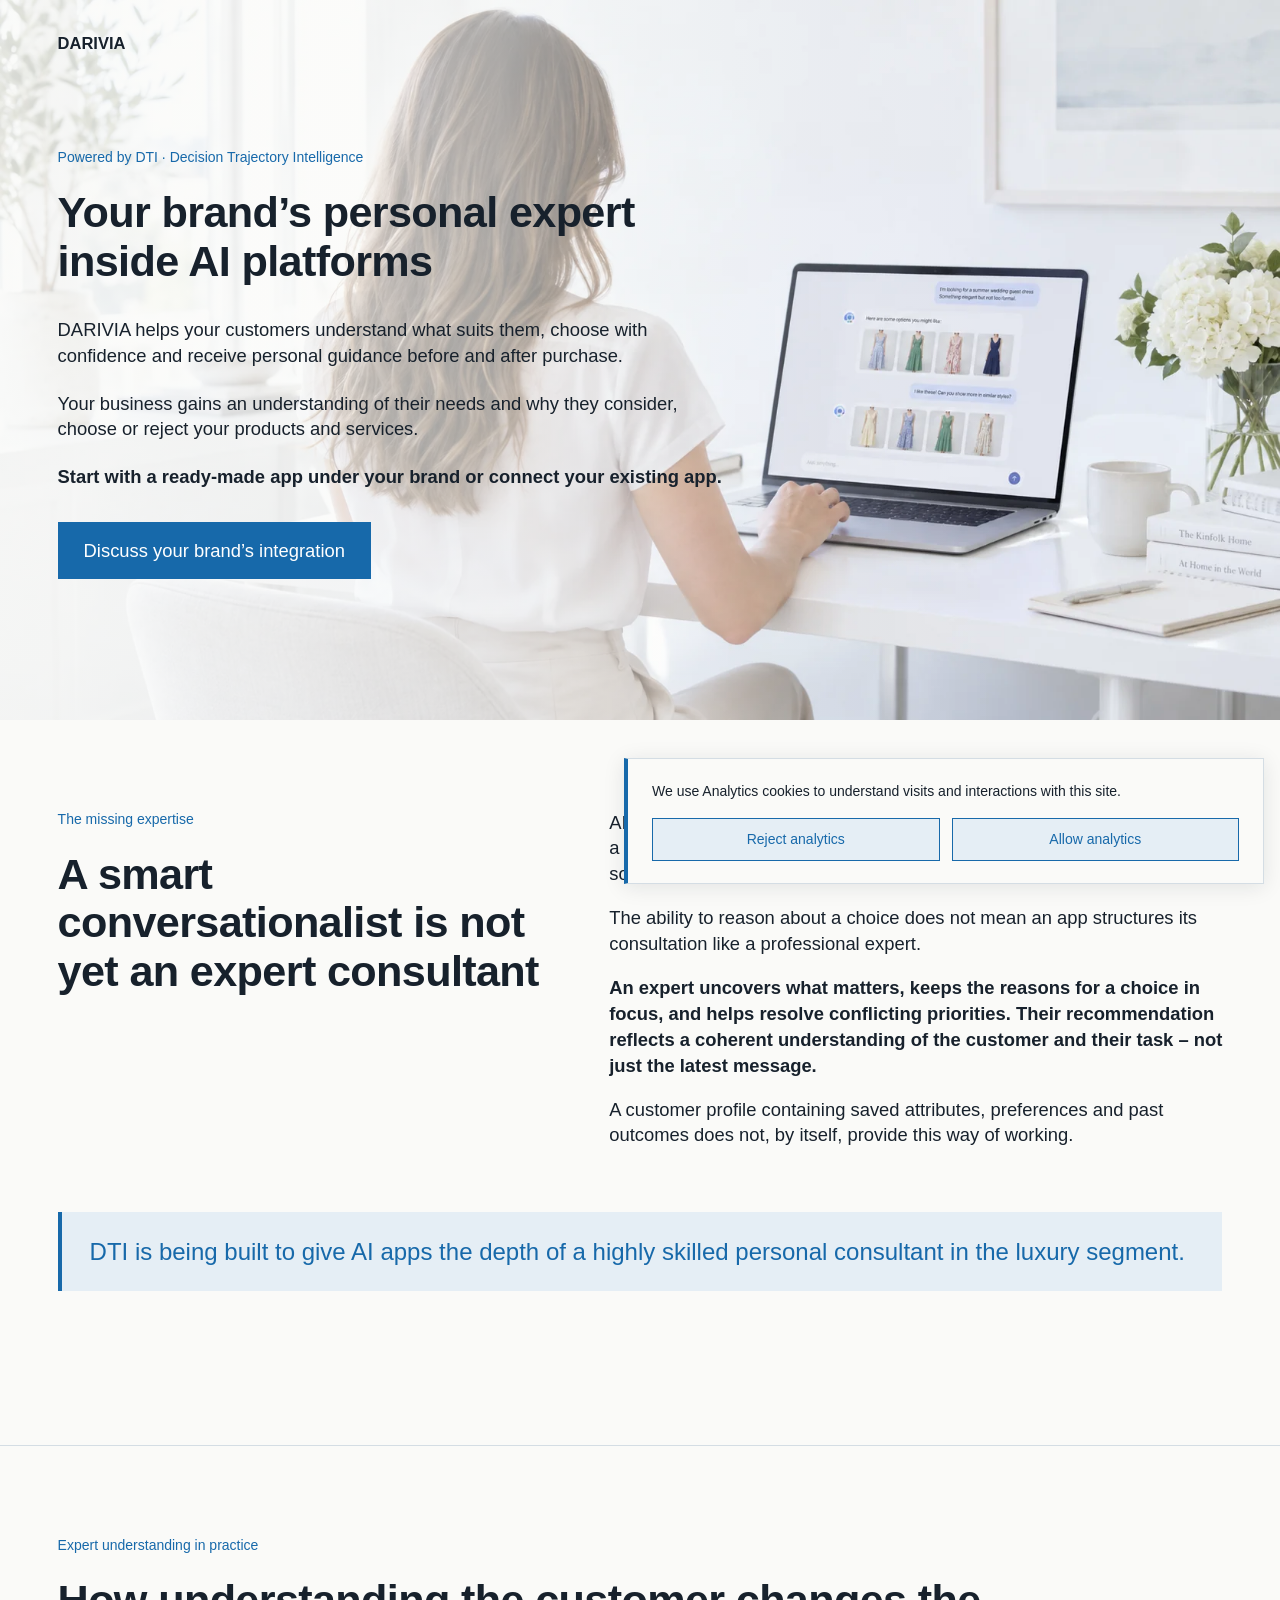
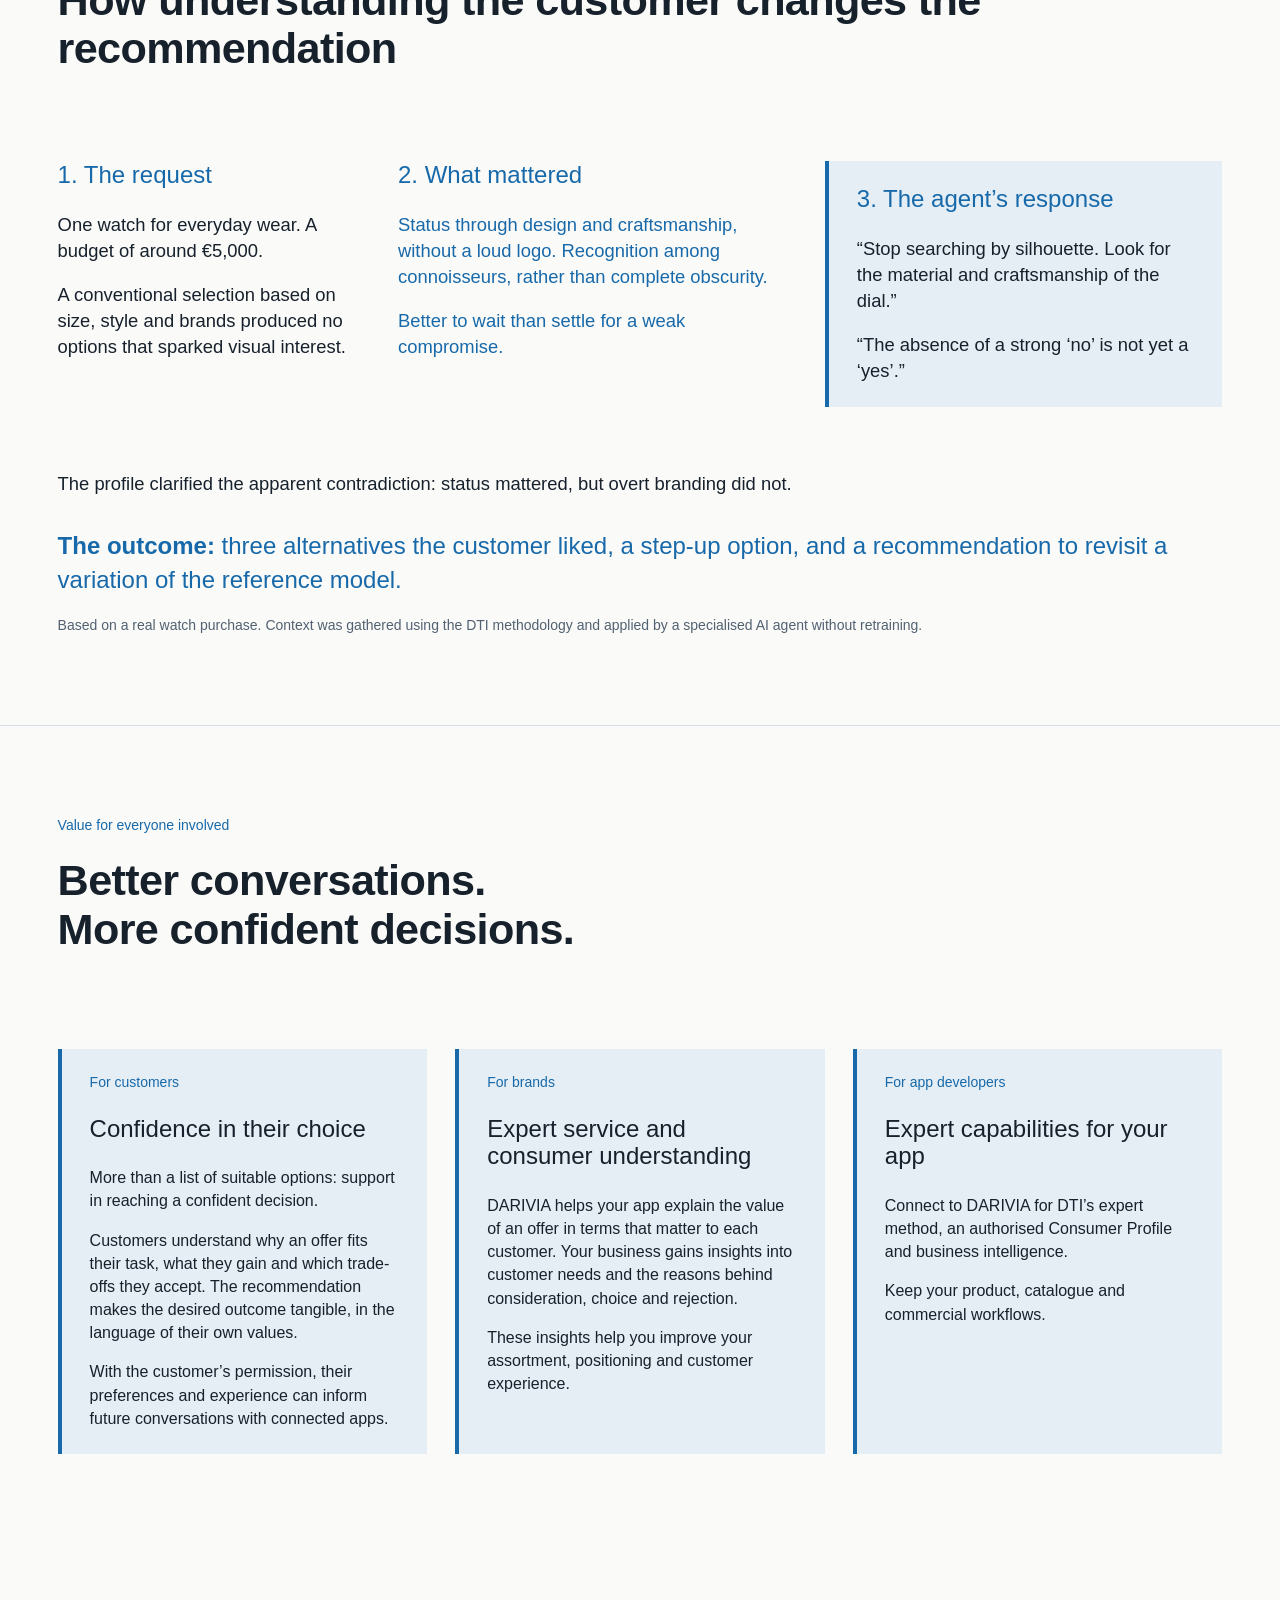
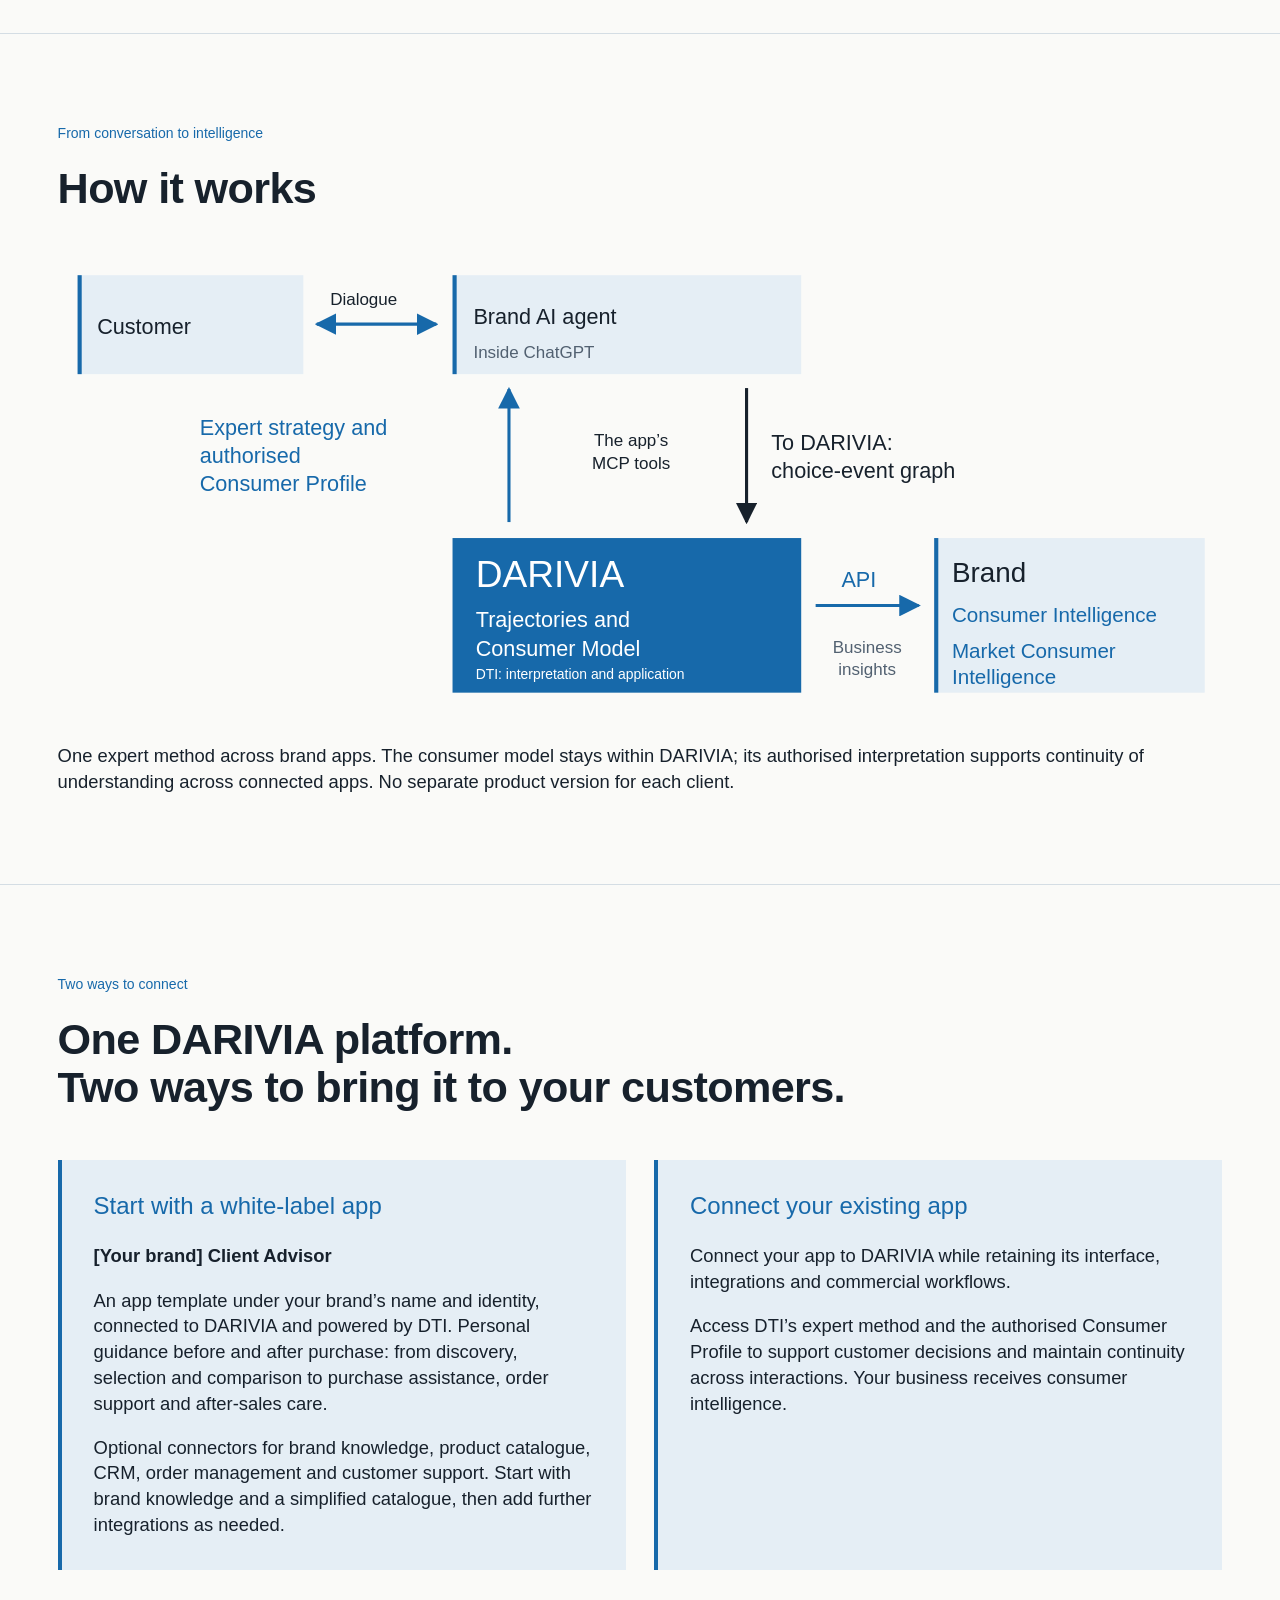
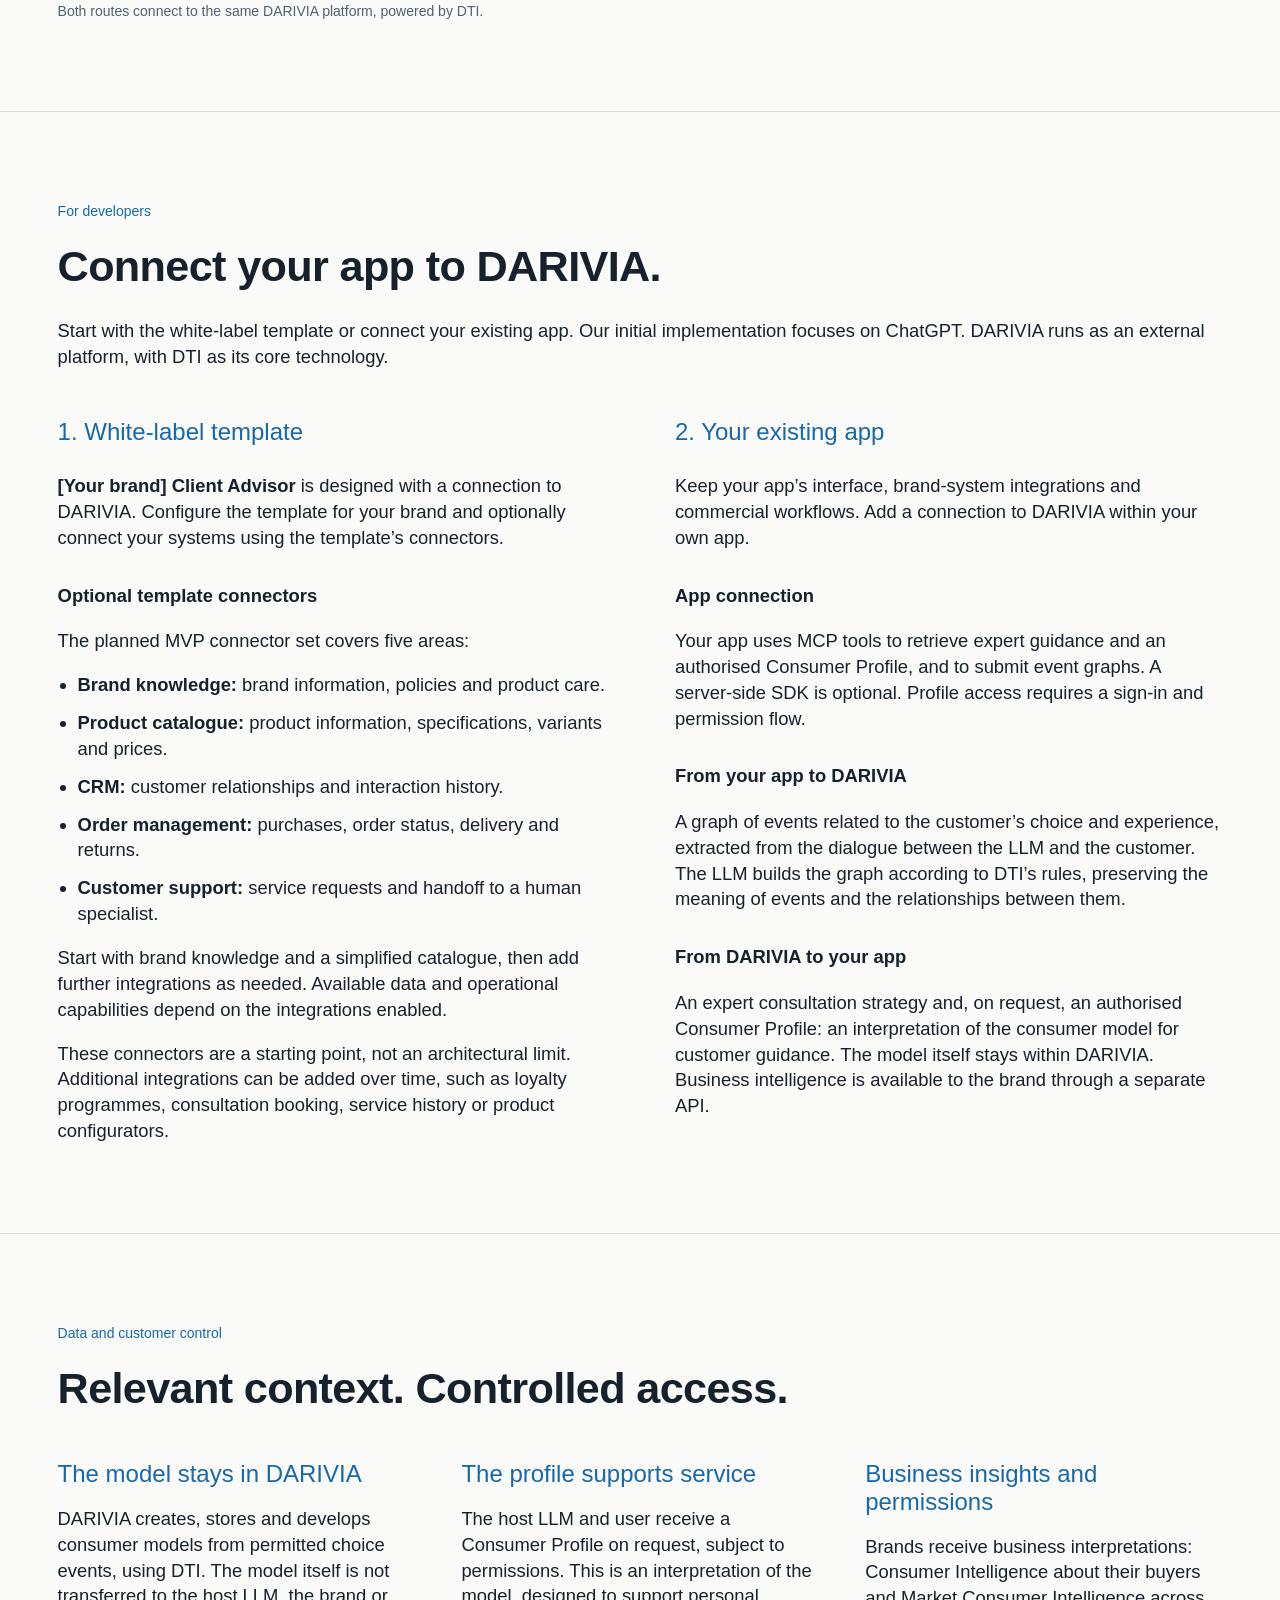
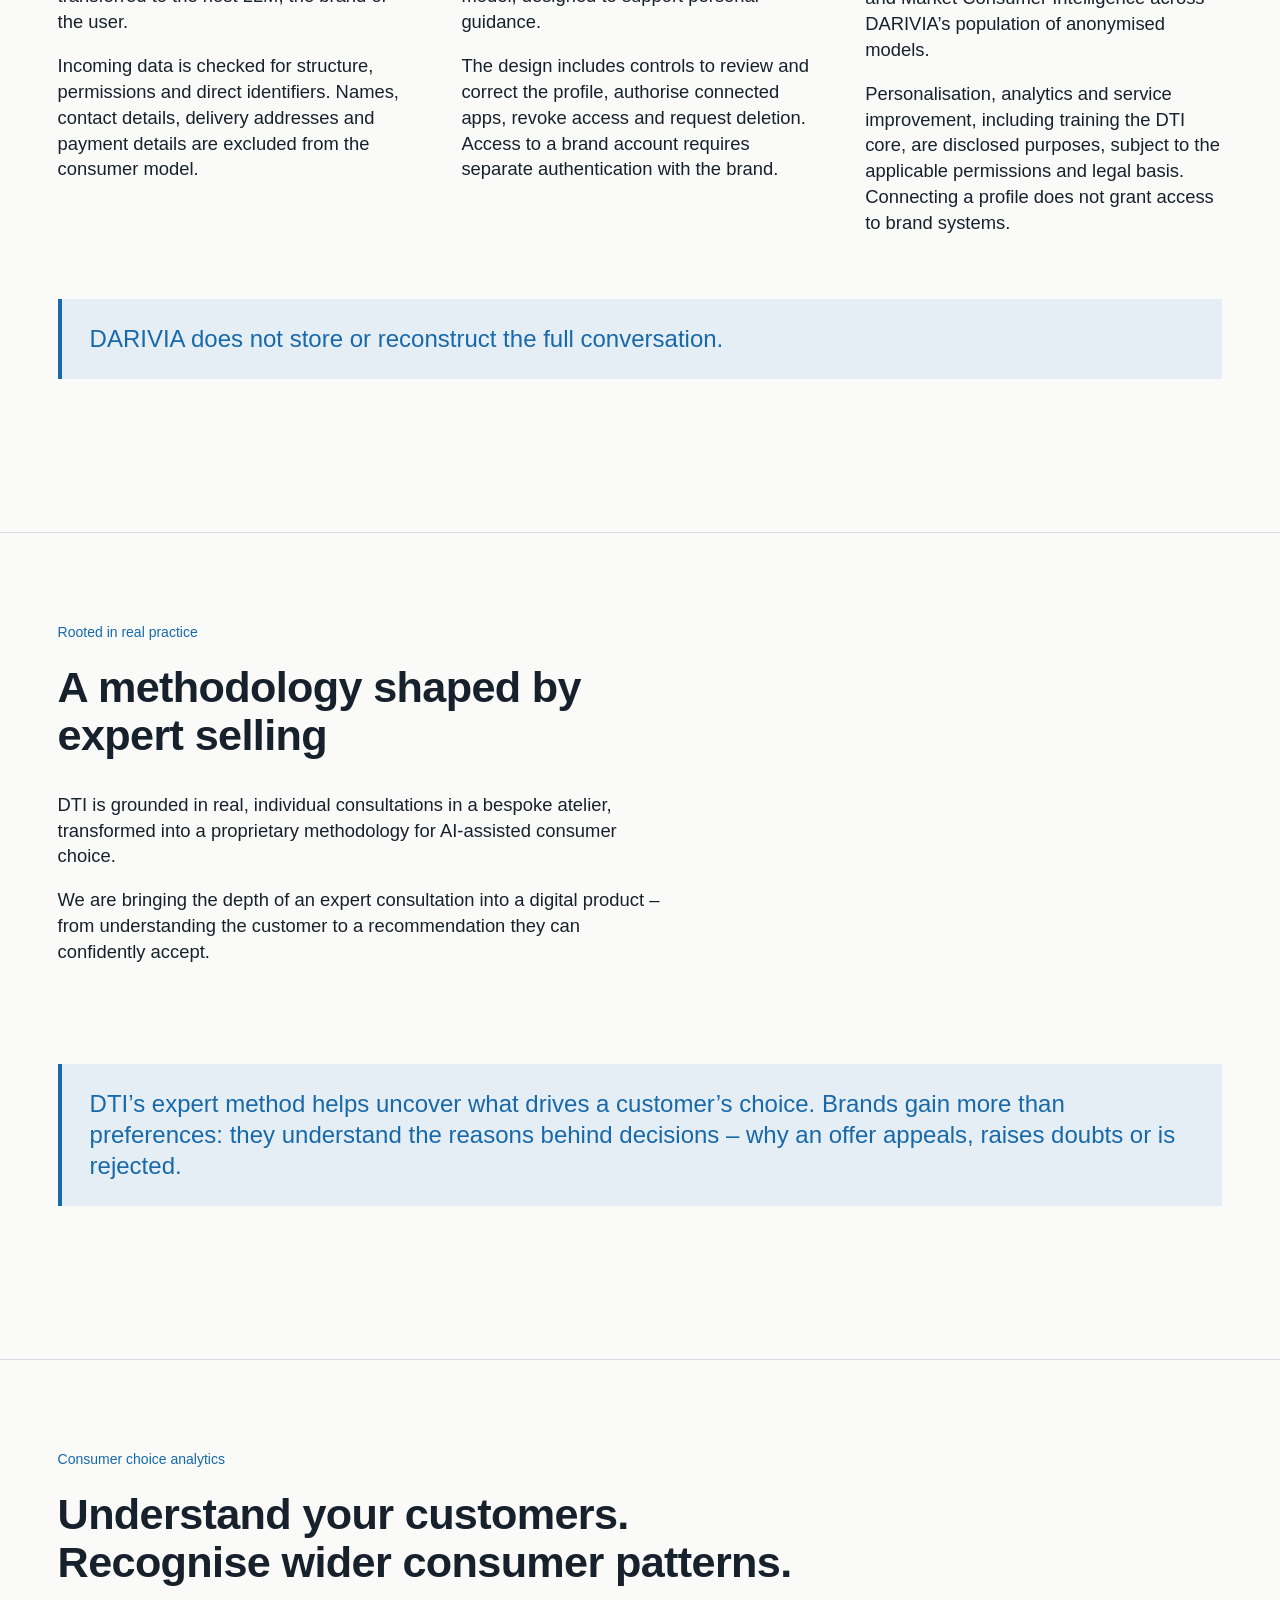
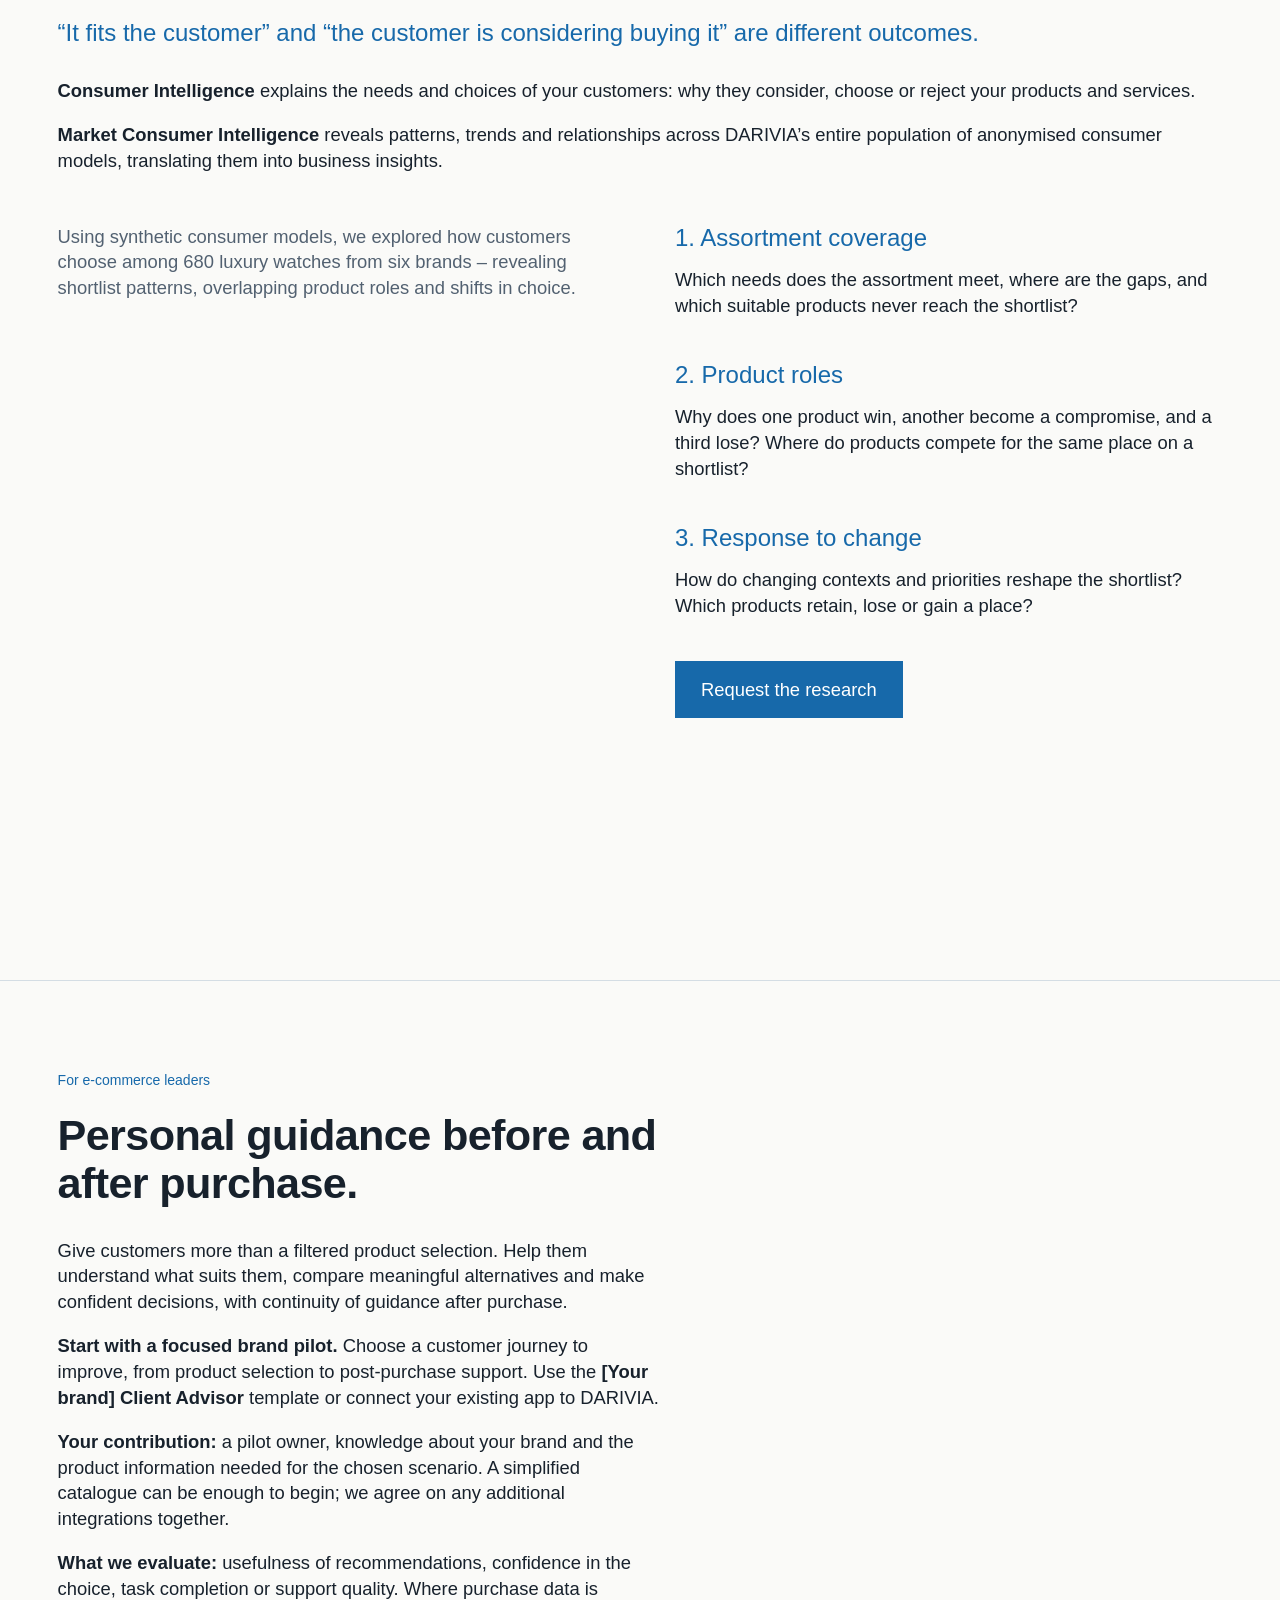
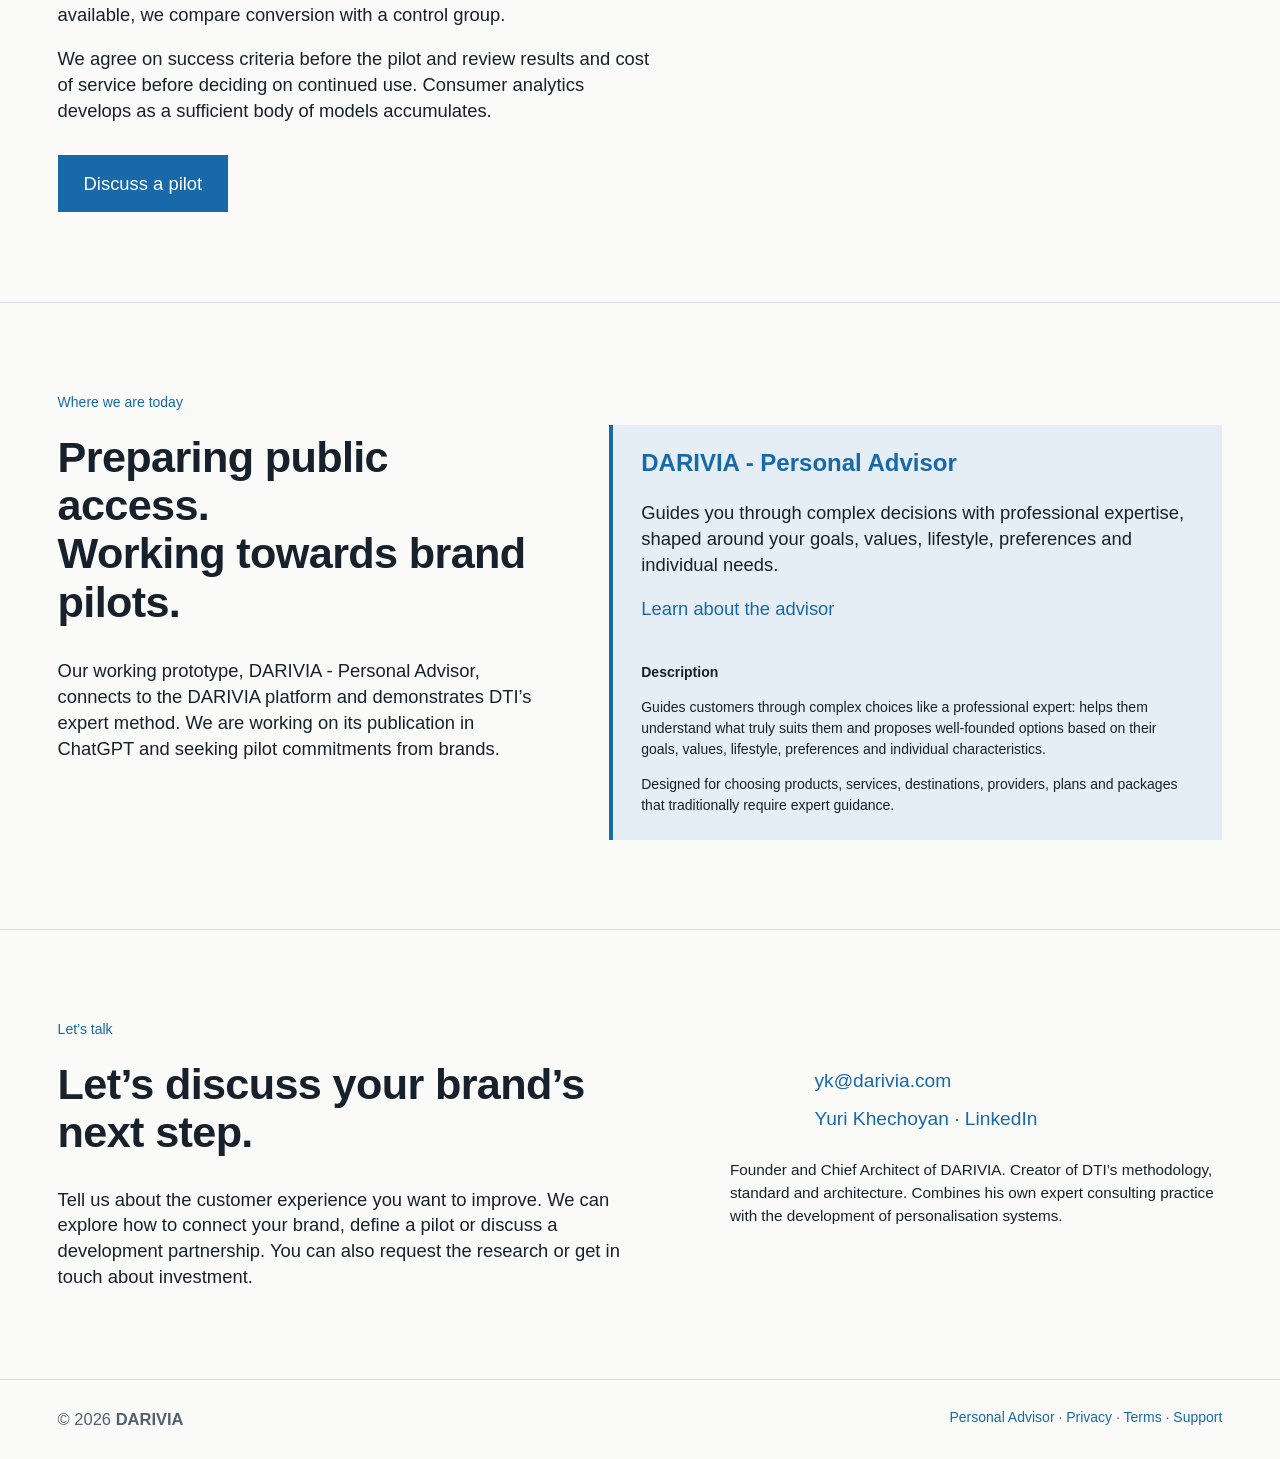
<file: index.html>
<!doctype html>
<html lang="en">
<head>
<meta charset="utf-8">
<meta name="viewport" content="width=device-width, initial-scale=1">
<meta http-equiv="Content-Security-Policy" content="default-src 'none'; script-src 'self' https://www.googletagmanager.com; style-src 'self'; img-src 'self' https://www.googletagmanager.com https://*.google-analytics.com; font-src 'self'; connect-src https://www.googletagmanager.com https://*.google-analytics.com https://*.google.com; frame-src 'none'; object-src 'none'; base-uri 'none'; form-action 'none'">
<meta name="referrer" content="strict-origin-when-cross-origin">
<title>DARIVIA – Your brand’s personal expert inside AI platforms</title>
<meta name="description" content="Give customers expert guidance before and after purchase, and understand why they consider, choose or reject your offers. Start with a branded app or connect your own.">
<link rel="canonical" href="https://darivia.com/">
<meta name="robots" content="index, follow">
<meta name="theme-color" content="#FAFAF8">
<meta property="og:type" content="website">
<meta property="og:site_name" content="DARIVIA">
<meta property="og:title" content="DARIVIA – Your brand’s personal expert inside AI platforms">
<meta property="og:description" content="Give customers expert guidance before and after purchase, and understand why they consider, choose or reject your offers. Start with a branded app or connect your own.">
<meta property="og:url" content="https://darivia.com/">
<meta property="og:locale" content="en_US">
<meta property="og:image" content="https://darivia.com/assets/darivia-preview.2ca497f3622b.jpg">
<meta property="og:image:type" content="image/jpeg">
<meta property="og:image:width" content="1200">
<meta property="og:image:height" content="675">
<meta property="og:image:alt" content="A customer exploring clothing recommendations on a laptop.">
<meta name="twitter:card" content="summary_large_image">
<meta name="twitter:title" content="DARIVIA – Your brand’s personal expert inside AI platforms">
<meta name="twitter:description" content="Give customers expert guidance before and after purchase, and understand why they consider, choose or reject your offers. Start with a branded app or connect your own.">
<meta name="twitter:image" content="https://darivia.com/assets/darivia-preview.2ca497f3622b.jpg">
<meta name="twitter:image:alt" content="A customer exploring clothing recommendations on a laptop.">
<link rel="icon" type="image/x-icon" href="./favicon.ico?v=2">
<link rel="icon" type="image/png" sizes="32x32" href="./favicon.png?v=2">
<link rel="apple-touch-icon" sizes="180x180" href="./apple-touch-icon.png?v=2">
<link rel="preload" as="image" type="image/webp" href="./assets/hero.5c306b557b19.webp" fetchpriority="high">
<link rel="stylesheet" href="./assets/site.partner-20261020.css">
<script defer src="./assets/analytics.a1cd7d6d74ed.js"></script>
</head>
<body>
<main id="darivia" lang="en">


<header class="hero">
  <div class="wrap">
    <div class="header"><span class="wordmark">DARIVIA</span></div>
    <div class="hero-copy">
      <div class="eyebrow">Powered by DTI · Decision Trajectory Intelligence</div>
      <h1>Your brand’s personal expert<br>inside AI platforms</h1>
      <p class="hero-intro">DARIVIA helps your customers understand what suits them, choose with confidence and receive personal guidance before and after purchase.</p>
      <p class="hero-result">Your business gains an understanding of their needs and why they consider, choose or reject your products and services.</p>
      <p class="hero-result"><strong>Start with a ready-made app under your brand or connect your existing app.</strong></p>
      <a class="cta" href="#d-contact" data-analytics-event="connect_click">Discuss your brand’s integration</a>
    </div>
  </div>
</header>

<section class="section"><div class="wrap split">
  <div><div class="eyebrow">The missing expertise</div><h2>A smart conversationalist is not yet an expert consultant</h2></div>
  <div class="copy">
    <p>AI can hold a conversation, explain features, compare products and make a persuasive case for a recommendation. But that is not enough to guide someone consistently toward a confident decision.</p>
    <p>The ability to reason about a choice does not mean an app structures its consultation like a professional expert.</p>
    <p><strong>An expert uncovers what matters, keeps the reasons for a choice in focus, and helps resolve conflicting priorities. Their recommendation reflects a coherent understanding of the customer and their task – not just the latest message.</strong></p>
    <p>A customer profile containing saved attributes, preferences and past outcomes does not, by itself, provide this way of working.</p>
  </div>
</div><div class="wrap"><p class="accent statement">DTI is being built to give AI apps the depth of a highly skilled personal consultant in the luxury segment.</p></div></section>

<section class="section" id="d-example"><div class="wrap">
  <div class="eyebrow">Expert understanding in practice</div><h2>How understanding the customer changes the recommendation</h2>
  <div class="expert-example">
    <div><h3>1. The request</h3><p>One watch for everyday wear. A budget of around €5,000.</p><p>A conventional selection based on size, style and brands produced no options that sparked visual interest.</p></div>
    <div class="customer-context"><h3>2. What mattered</h3><p>Status through design and craftsmanship, without a loud logo. Recognition among connoisseurs, rather than complete obscurity.</p><p>Better to wait than settle for a weak compromise.</p></div>
    <div class="accent"><h3>3. The agent’s response</h3><blockquote><p>“Stop searching by silhouette. Look for the material and craftsmanship of the dial.”</p><p>“The absence of a strong ‘no’ is not yet a ‘yes’.”</p></blockquote></div>
  </div>
  <p class="diagram-summary">The profile clarified the apparent contradiction: status mattered, but overt branding did not.</p>
  <p class="example-result"><strong>The outcome:</strong> three alternatives the customer liked, a step-up option, and a recommendation to revisit a variation of the reference model.</p>
  <p class="example-note">Based on a real watch purchase. Context was gathered using the DTI methodology and applied by a specialised AI agent without retraining.</p>
</div></section>

<section class="section"><div class="wrap">
  <div class="eyebrow">Value for everyone involved</div><h2>Better conversations.<br>More confident decisions.</h2>
  <div class="three">
    <article class="value"><div class="audience">For customers</div><h3>Confidence in their choice</h3><p>More than a list of suitable options: support in reaching a confident decision.</p><p>Customers understand why an offer fits their task, what they gain and which trade-offs they accept. The recommendation makes the desired outcome tangible, in the language of their own values.</p><p>With the customer’s permission, their preferences and experience can inform future conversations with connected apps.</p></article>
    <article class="value"><div class="audience">For brands</div><h3>Expert service and consumer understanding</h3><p>DARIVIA helps your app explain the value of an offer in terms that matter to each customer. Your business gains insights into customer needs and the reasons behind consideration, choice and rejection.</p><p>These insights help you improve your assortment, positioning and customer experience.</p></article>
    <article class="value"><div class="audience">For app developers</div><h3>Expert capabilities for your app</h3><p>Connect to DARIVIA for DTI’s expert method, an authorised Consumer Profile and business intelligence.</p><p>Keep your product, catalogue and commercial workflows.</p></article>
  </div>
</div></section>

<section class="section"><div class="wrap">
  <div class="eyebrow">From conversation to intelligence</div><h2>How it works</h2>
  <div class="diagram"><svg xmlns="http://www.w3.org/2000/svg" viewBox="35 150 1130 445" role="img" aria-labelledby="diagram-title diagram-desc">
<title id="diagram-title">How DARIVIA works</title><desc id="diagram-desc">A customer speaks with a brand AI agent inside ChatGPT. DARIVIA receives a choice-event graph through the app's MCP tools. DTI interprets these events to develop a Consumer Model held within DARIVIA. The app receives an expert strategy and an authorised interpretation called the Consumer Profile. The brand receives Consumer Intelligence and Market Consumer Intelligence through an API, not the model itself.</desc>
<defs><marker id="arrow-blue" viewBox="0 0 10 10" refX="9" refY="5" markerWidth="7" markerHeight="7" orient="auto-start-reverse"><path d="M0 0 10 5 0 10Z" fill="#1769AA"/></marker><marker id="arrow-dark" viewBox="0 0 10 10" refX="9" refY="5" markerWidth="7" markerHeight="7" orient="auto-start-reverse"><path d="M0 0 10 5 0 10Z" fill="#17212C"/></marker></defs>
<g font-family="Helvetica Neue,Helvetica,Arial,sans-serif" fill="#17212C" font-size="21">
<rect x="54" y="172.5" width="219" height="96" fill="#E5EEF5"/><rect x="54" y="172.5" width="4" height="96" fill="#1769AA"/><text x="73" y="230">Customer</text>
<rect x="417.75" y="172.5" width="338.25" height="96" fill="#E5EEF5"/><rect x="417.75" y="172.5" width="4" height="96" fill="#1769AA"/><text x="438" y="220">Brand AI agent</text><text x="438" y="253" font-size="16.5" fill="#526171">Inside ChatGPT</text>
<path d="M286 220H402" fill="none" stroke="#1769AA" stroke-width="3" marker-start="url(#arrow-blue)" marker-end="url(#arrow-blue)"/><text x="299" y="201" font-size="16.5">Dialogue</text>
<rect x="417.75" y="427.5" width="338.25" height="150" fill="#1769AA"/><text x="440.25" y="475" font-size="36" fill="white">DARIVIA</text><text x="440.25" y="514" fill="white">Trajectories and</text><text x="440.25" y="542" fill="white">Consumer Model</text><text x="440.25" y="564" font-size="13.5" fill="white">DTI: interpretation and application</text>
<path d="M472.5 412V283" stroke="#1769AA" stroke-width="3" fill="none" marker-end="url(#arrow-blue)"/>
<text x="172.5" y="328" fill="#1769AA"><tspan x="172.5">Expert strategy and</tspan><tspan x="172.5" dy="27">authorised</tspan><tspan x="172.5" dy="27">Consumer Profile</tspan></text>
<path d="M703 282V412" stroke="#17212C" stroke-width="3" fill="none" marker-end="url(#arrow-dark)"/>
<text x="591" y="338" text-anchor="middle" font-size="16.5"><tspan x="591">The app’s</tspan><tspan x="591" dy="23">MCP tools</tspan></text>
<text x="727" y="342"><tspan x="727">To DARIVIA:</tspan><tspan x="727" dy="27">choice-event graph</tspan></text>
<rect x="885" y="427.5" width="262.5" height="150" fill="#E5EEF5"/><rect x="885" y="427.5" width="4" height="150" fill="#1769AA"/><text x="902.25" y="470" font-size="27">Brand</text><text x="902.25" y="509" fill="#1769AA" font-size="20">Consumer Intelligence</text><text x="902.25" y="544" fill="#1769AA" font-size="20"><tspan x="902.25">Market Consumer</tspan><tspan x="902.25" dy="25">Intelligence</tspan></text>
<path d="M770 493H870" stroke="#1769AA" stroke-width="3" fill="none" marker-end="url(#arrow-blue)"/><text x="795" y="475" fill="#1769AA">API</text><text x="820" y="539" text-anchor="middle" font-size="16.5" fill="#526171"><tspan x="820">Business</tspan><tspan x="820" dy="21">insights</tspan></text>
</g></svg>
</div>
  <p class="diagram-hint">Swipe horizontally to view the full diagram.</p>
  <p class="diagram-summary">One expert method across brand apps. The consumer model stays within DARIVIA; its authorised interpretation supports continuity of understanding across connected apps. No separate product version for each client.</p>
</div></section>

<section class="section" id="d-connect"><div class="wrap">
  <div class="eyebrow">Two ways to connect</div><h2>One DARIVIA platform.<br>Two ways to bring it to your customers.</h2>
  <div class="connection-options">
    <article class="connection-card"><h3>Start with a white-label app</h3><p><strong>[Your brand] Client Advisor</strong></p><p>An app template under your brand’s name and identity, connected to DARIVIA and powered by DTI. Personal guidance before and after purchase: from discovery, selection and comparison to purchase assistance, order support and after-sales care.</p><p>Optional connectors for brand knowledge, product catalogue, CRM, order management and customer support. Start with brand knowledge and a simplified catalogue, then add further integrations as needed.</p></article>
    <article class="connection-card"><h3>Connect your existing app</h3><p>Connect your app to DARIVIA while retaining its interface, integrations and commercial workflows.</p><p>Access DTI’s expert method and the authorised Consumer Profile to support customer decisions and maintain continuity across interactions. Your business receives consumer intelligence.</p></article>
  </div>
  <p class="example-note">Both routes connect to the same DARIVIA platform, powered by DTI.</p>
</div></section>

<section class="section" id="d-developers"><div class="wrap">
  <div class="developer-intro"><div class="eyebrow">For developers</div><h2>Connect your app to DARIVIA.</h2>
    <p>Start with the white-label template or connect your existing app. Our initial implementation focuses on ChatGPT. DARIVIA runs as an external platform, with DTI as its core technology.</p>
  </div>
  <div class="split developer-routes">
    <article><h3>1. White-label template</h3><p><strong>[Your brand] Client Advisor</strong> is designed with a connection to DARIVIA. Configure the template for your brand and optionally connect your systems using the template’s connectors.</p><h4>Optional template connectors</h4><p>The planned MVP connector set covers five areas:</p><ul class="connector-list"><li><strong>Brand knowledge:</strong> brand information, policies and product care.</li><li><strong>Product catalogue:</strong> product information, specifications, variants and prices.</li><li><strong>CRM:</strong> customer relationships and interaction history.</li><li><strong>Order management:</strong> purchases, order status, delivery and returns.</li><li><strong>Customer support:</strong> service requests and handoff to a human specialist.</li></ul><p>Start with brand knowledge and a simplified catalogue, then add further integrations as needed. Available data and operational capabilities depend on the integrations enabled.</p><p>These connectors are a starting point, not an architectural limit. Additional integrations can be added over time, such as loyalty programmes, consultation booking, service history or product configurators.</p></article>
    <article><h3>2. Your existing app</h3><p>Keep your app’s interface, brand-system integrations and commercial workflows. Add a connection to DARIVIA within your own app.</p><h4 class="app-connection-title">App connection</h4><p>Your app uses MCP tools to retrieve expert guidance and an authorised Consumer Profile, and to submit event graphs. A server-side SDK is optional. Profile access requires a sign-in and permission flow.</p><h4>From your app to DARIVIA</h4><p>A graph of events related to the customer’s choice and experience, extracted from the dialogue between the LLM and the customer. The LLM builds the graph according to DTI’s rules, preserving the meaning of events and the relationships between them.</p><h4>From DARIVIA to your app</h4><p>An expert consultation strategy and, on request, an authorised Consumer Profile: an interpretation of the consumer model for customer guidance. The model itself stays within DARIVIA. Business intelligence is available to the brand through a separate API.</p></article>
  </div>
</div></section>

<section class="section" id="d-data"><div class="wrap">
  <div class="eyebrow">Data and customer control</div><h2>Relevant context. Controlled access.</h2>
  <div class="data-columns">
    <article><h3>The model stays in DARIVIA</h3><p>DARIVIA creates, stores and develops consumer models from permitted choice events, using DTI. The model itself is not transferred to the host LLM, the brand or the user.</p><p>Incoming data is checked for structure, permissions and direct identifiers. Names, contact details, delivery addresses and payment details are excluded from the consumer model.</p></article>
    <article><h3>The profile supports service</h3><p>The host LLM and user receive a Consumer Profile on request, subject to permissions. This is an interpretation of the model, designed to support personal guidance.</p><p>The design includes controls to review and correct the profile, authorise connected apps, revoke access and request deletion. Access to a brand account requires separate authentication with the brand.</p></article>
    <article><h3>Business insights and permissions</h3><p>Brands receive business interpretations: Consumer Intelligence about their buyers and Market Consumer Intelligence across DARIVIA’s population of anonymised models.</p><p>Personalisation, analytics and service improvement, including training the DTI core, are disclosed purposes, subject to the applicable permissions and legal basis. Connecting a profile does not grant access to brand systems.</p></article>
  </div>
  <p class="accent statement">DARIVIA does not store or reconstruct the full conversation.</p>
</div></section>

<section class="section"><div class="wrap">
  <div class="method">
    <div><div class="eyebrow">Rooted in real practice</div><h2>A methodology shaped by expert selling</h2><p>DTI is grounded in real, individual consultations in a bespoke atelier, transformed into a proprietary methodology for AI-assisted consumer choice.</p><p>We are bringing the depth of an expert consultation into a digital product – from understanding the customer to a recommendation they can confidently accept.</p></div>
    <img src="./assets/consultation.04dfebdec617.webp" alt="A luxury consultant and customer discussing suit fabrics, with wool and pinstriped cloth samples on the table." loading="lazy" width="1448" height="1086">
  </div>
  <p class="accent statement">DTI’s expert method helps uncover what drives a customer’s choice. Brands gain more than preferences: they understand the reasons behind decisions – why an offer appeals, raises doubts or is rejected.</p>
</div></section>

<section class="section" id="d-research"><div class="wrap">
  <div class="research-top"><div class="eyebrow">Consumer choice analytics</div><h2>Understand your customers.<br>Recognise wider consumer patterns.</h2><p class="lead">“It fits the customer” and “the customer is considering buying it” are different outcomes.</p><p><strong>Consumer Intelligence</strong> explains the needs and choices of your customers: why they consider, choose or reject your products and services.</p><p><strong>Market Consumer Intelligence</strong> reveals patterns, trends and relationships across DARIVIA’s entire population of anonymised consumer models, translating them into business insights.</p></div>
  <div class="reports">
    <div class="report-col">
      <p class="research-context">Using synthetic consumer models, we explored how customers choose among 680 luxury watches from six brands – revealing shortlist patterns, overlapping product roles and shifts in choice.</p>
      <img src="./assets/report.c8973f428e06.webp" alt="Three findings from luxury-watch assortments: 74% achieved strong fit but never entered a shortlist; 16% showed repeated intra-brand role overlap; 10% of previously shortlisted models lost presence in a strong trend scenario. Synthetic research across 680 watches." loading="lazy" width="800" height="800">
    </div>
    <div class="report-col">
      <article class="report"><h3>1. Assortment coverage</h3><p>Which needs does the assortment meet, where are the gaps, and which suitable products never reach the shortlist?</p></article>
      <article class="report"><h3>2. Product roles</h3><p>Why does one product win, another become a compromise, and a third lose? Where do products compete for the same place on a shortlist?</p></article>
      <article class="report"><h3>3. Response to change</h3><p>How do changing contexts and priorities reshape the shortlist? Which products retain, lose or gain a place?</p></article>
      <div class="report-button"><a class="cta" href="#d-contact" data-analytics-event="research_request_click">Request the research</a></div>
    </div>
  </div>
</div></section>

<section class="section" id="d-ecommerce"><div class="wrap pilot">
  <div><div class="eyebrow">For e-commerce leaders</div><h2>Personal guidance before and after purchase.</h2>
    <p>Give customers more than a filtered product selection. Help them understand what suits them, compare meaningful alternatives and make confident decisions, with continuity of guidance after purchase.</p>
    <p><strong>Start with a focused brand pilot.</strong> Choose a customer journey to improve, from product selection to post-purchase support. Use the <strong>[Your brand] Client Advisor</strong> template or connect your existing app to DARIVIA.</p>
    <p><strong>Your contribution:</strong> a pilot owner, knowledge about your brand and the product information needed for the chosen scenario. A simplified catalogue can be enough to begin; we agree on any additional integrations together.</p>
    <p><strong>What we evaluate:</strong> usefulness of recommendations, confidence in the choice, task completion or support quality. Where purchase data is available, we compare conversion with a control group.</p>
    <p>We agree on success criteria before the pilot and review results and cost of service before deciding on continued use. Consumer analytics develops as a sufficient body of models accumulates.</p>
    <a class="cta" href="#d-contact" data-analytics-event="pilot_click">Discuss a pilot</a>
  </div>
  <img src="./assets/ecommerce.1e685e737fbe.webp" alt="An e-commerce leader and an expert discussing fashion products and customer-choice reasons on a screen." loading="lazy" width="1536" height="1024">
</div></section>

<section class="section"><div class="wrap split">
  <div><div class="eyebrow">Where we are today</div><h2>Preparing public access.<br>Working towards brand pilots.</h2><p class="development-intro">Our working prototype, DARIVIA - Personal Advisor, connects to the DARIVIA platform and demonstrates DTI’s expert method. We are working on its publication in ChatGPT and seeking pilot commitments from brands.</p></div>
  <div>
    <article class="accent advisor-card"><h3>DARIVIA - Personal Advisor</h3><p>Guides you through complex decisions with professional expertise, shaped around your goals, values, lifestyle, preferences and individual needs.</p><p><a href="./personal-product-advisor/">Learn about the advisor</a></p><div class="advisor-description"><p><strong>Description</strong></p><p>Guides customers through complex choices like a professional expert: helps them understand what truly suits them and proposes well-founded options based on their goals, values, lifestyle, preferences and individual characteristics.</p><p>Designed for choosing products, services, destinations, providers, plans and packages that traditionally require expert guidance.</p></div></article>
  </div>
</div></section>

<section class="section contact" id="d-contact"><div class="wrap contact-grid">
  <div><div class="eyebrow">Let’s talk</div><h2>Let’s discuss your brand’s next step.</h2>
  <p>Tell us about the customer experience you want to improve. We can explore how to connect your brand, define a pilot or discuss a development partnership. You can also request the research or get in touch about investment.</p></div>
  <div class="contact-side"><div class="contact-person"><img src="./assets/founder.d99c2471aa4a.webp" alt="Yuri Khechoyan, founder of DARIVIA" loading="lazy" width="768" height="1024"><div class="contact-links"><a href="mailto:yk@darivia.com">yk@darivia.com</a><a href="https://www.linkedin.com/in/ykhechoyan/" target="_blank" rel="noopener noreferrer">Yuri Khechoyan · LinkedIn</a></div></div>
  <p class="founder-bio">Founder and Chief Architect of DARIVIA. Creator of DTI’s methodology, standard and architecture. Combines his own expert consulting practice with the development of personalisation systems.</p></div>
</div></section>
<footer class="wrap footer"><span>© 2026 <strong>DARIVIA</strong></span><span><a href="./personal-product-advisor/">Personal Advisor</a> · <a href="./personal-product-advisor/privacy/">Privacy</a> · <a href="./personal-product-advisor/terms/">Terms</a> · <a href="./personal-product-advisor/support/">Support</a></span></footer>
</main>

<section id="analytics-consent" aria-label="Analytics choices" hidden>
  <p>We use Analytics cookies to understand visits and interactions with this site.</p>
  <div class="consent-actions">
    <button type="button" id="analytics-reject">Reject analytics</button>
    <button type="button" id="analytics-allow">Allow analytics</button>
  </div>
</section>

</body>
</html>
</file>
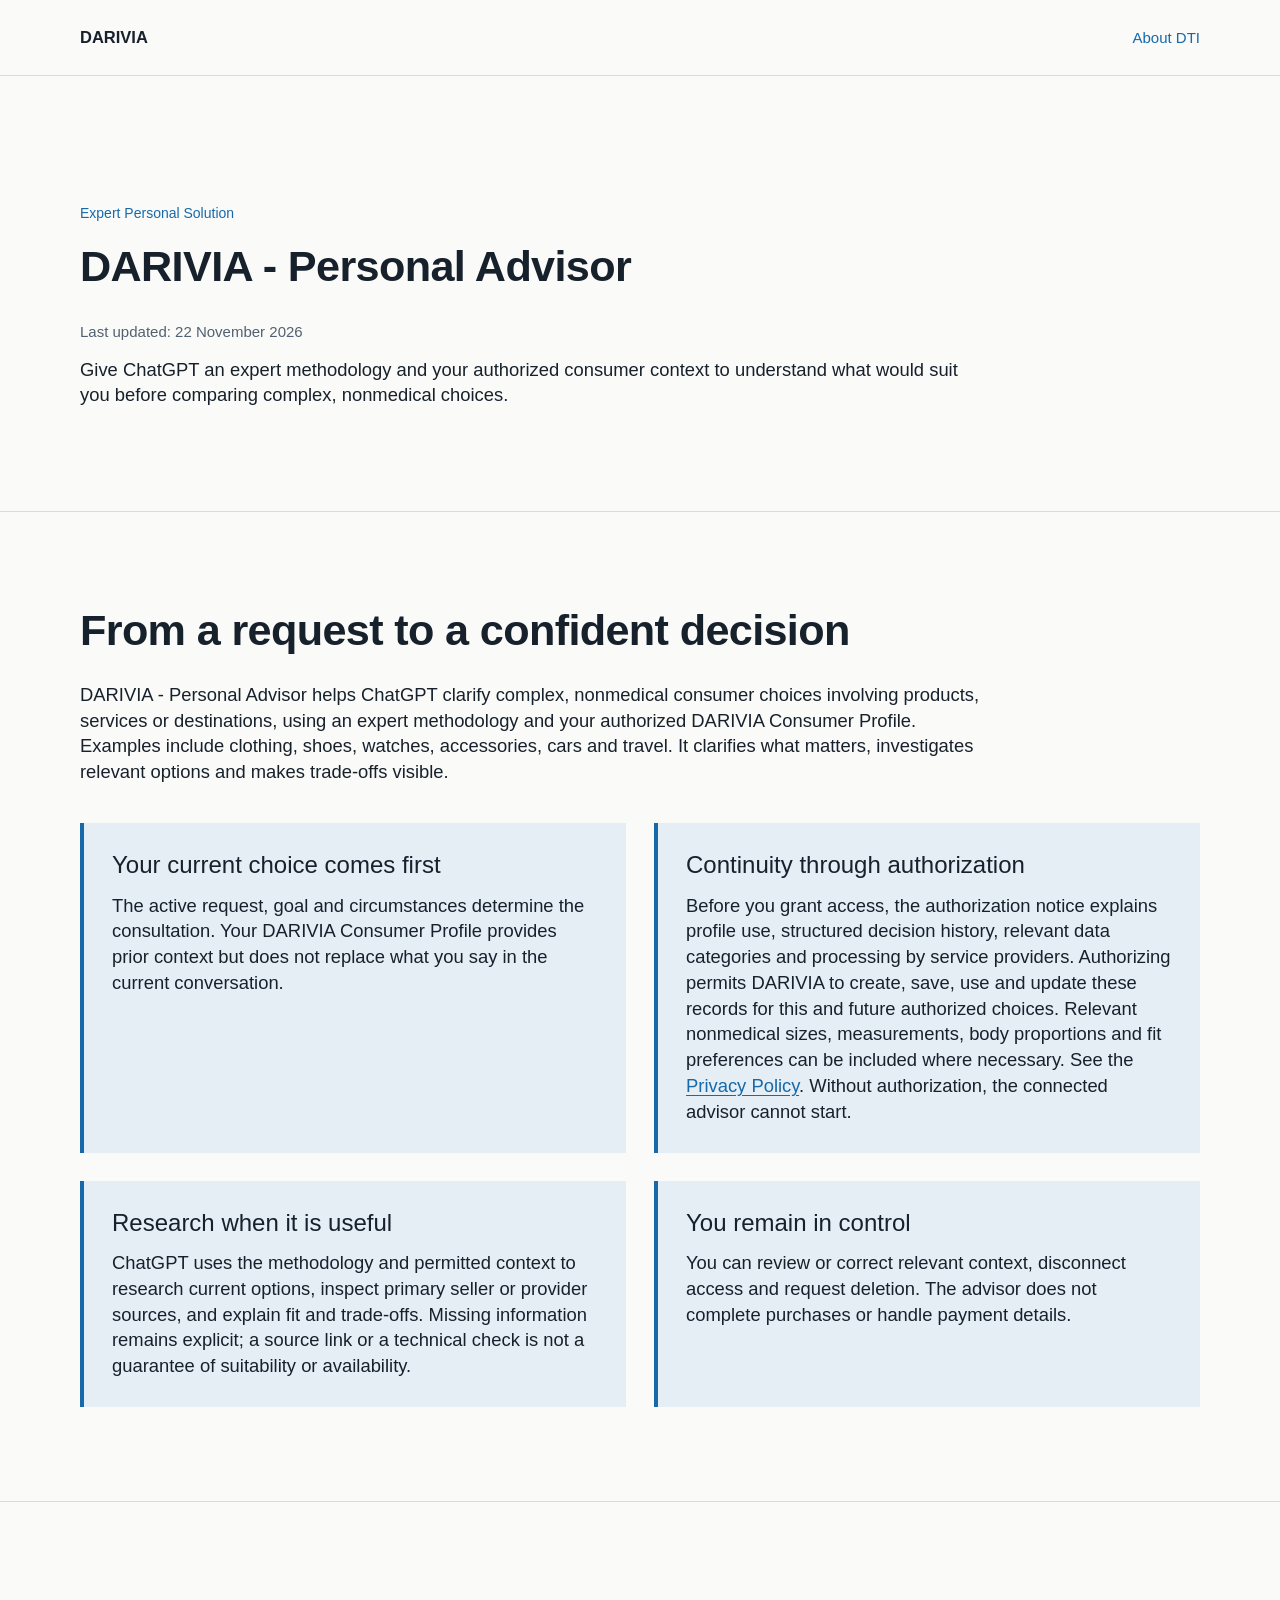
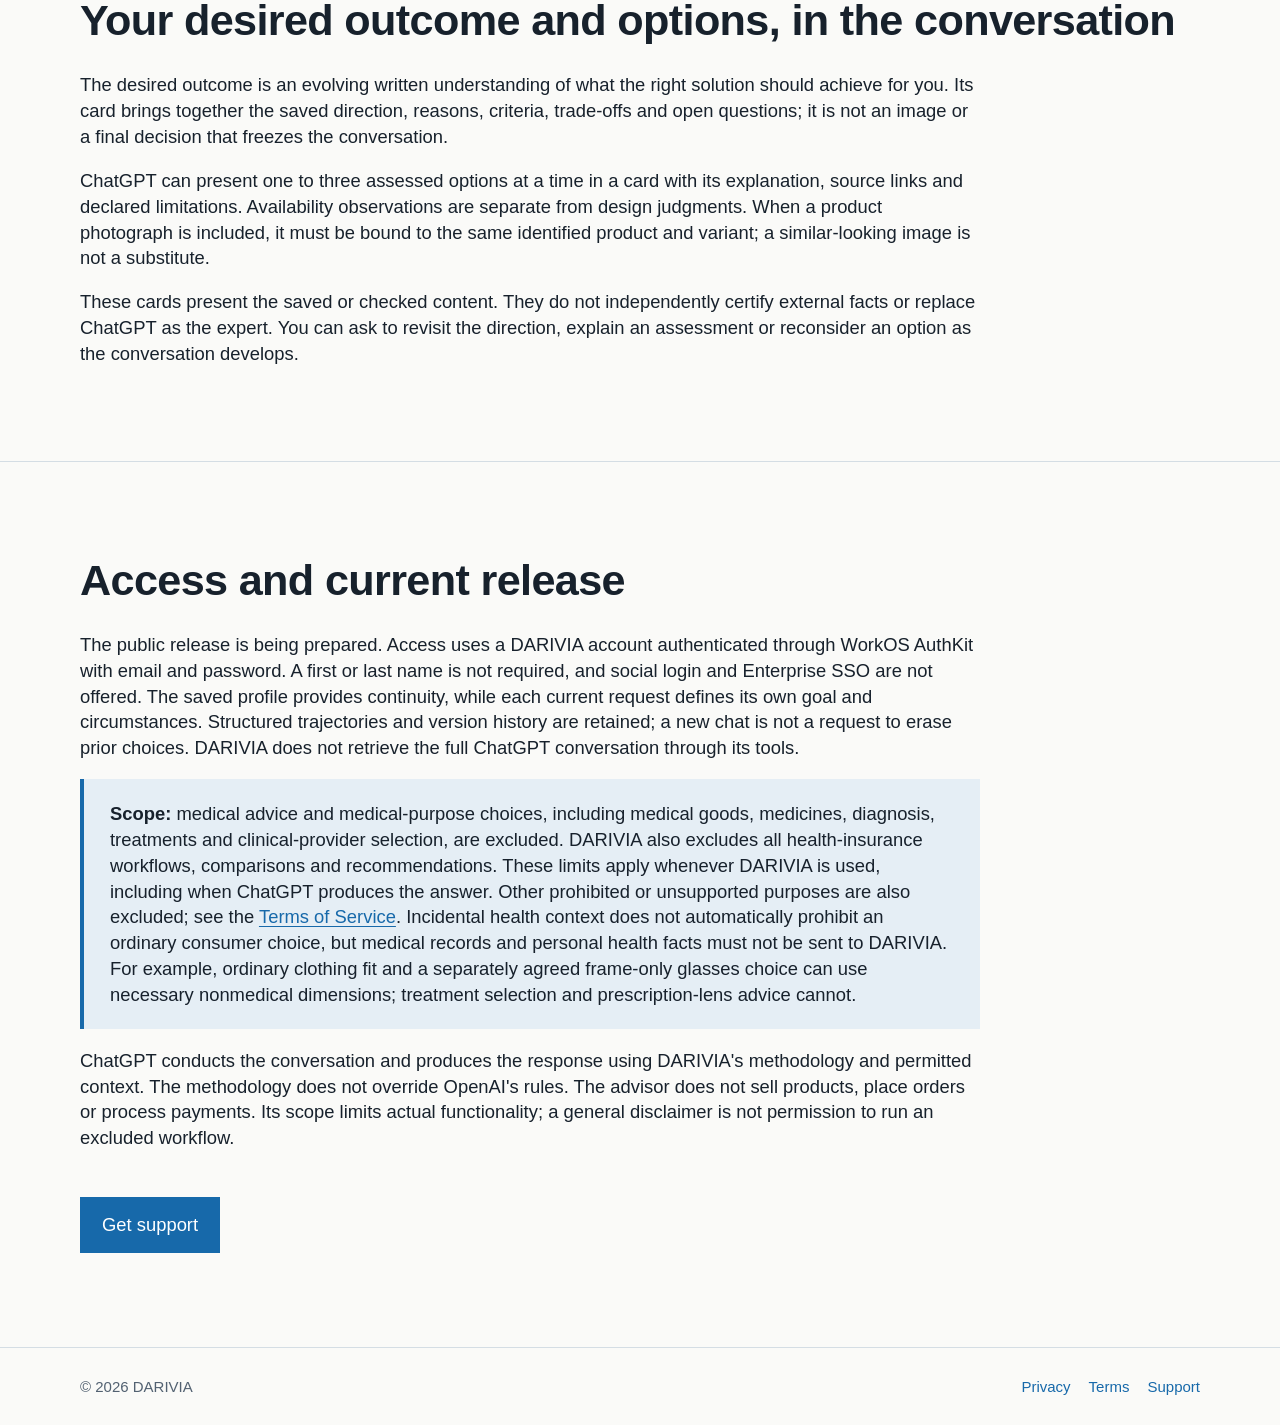
<file: personal-product-advisor/index.html>
<!doctype html>
<html lang="en">
<head>
<meta charset="utf-8">
<meta name="viewport" content="width=device-width,initial-scale=1">
<meta http-equiv="Content-Security-Policy" content="default-src 'none'; style-src 'self'; img-src 'self'; font-src 'self'; connect-src 'none'; frame-src 'none'; object-src 'none'; base-uri 'none'; form-action 'none'">
<meta name="referrer" content="strict-origin-when-cross-origin">
<title>DARIVIA - Personal Advisor</title>
<meta name="description" content="Expert Personal Solution for complex choices, powered by DTI.">
<link rel="canonical" href="https://darivia.com/personal-product-advisor/">
<meta name="robots" content="index, follow">
<meta property="og:type" content="website">
<meta property="og:site_name" content="DARIVIA">
<meta property="og:title" content="DARIVIA - Personal Advisor">
<meta property="og:description" content="Expert Personal Solution for complex choices, powered by DTI.">
<meta property="og:url" content="https://darivia.com/personal-product-advisor/">
<link rel="icon" type="image/x-icon" href="../favicon.ico?v=2">
<link rel="stylesheet" href="../assets/ppa-pages.css">
</head>
<body><div class="page">
<header class="site-header"><div class="wrap"><a class="wordmark" href="/">DARIVIA</a><a class="back-link" href="/">About DTI</a></div></header>
<main>
<section class="hero"><div class="wrap">
  <p class="eyebrow">Expert Personal Solution</p>
  <h1>DARIVIA - Personal Advisor</h1>
  <p class="meta">Last updated: 22 November 2026</p>
  <p class="lead">Give ChatGPT an expert methodology and your authorized consumer context to understand what would suit you before comparing complex, nonmedical choices.</p>
</div></section>
<section class="section"><div class="wrap">
  <h2>From a request to a confident decision</h2>
  <p>DARIVIA - Personal Advisor helps ChatGPT clarify complex, nonmedical consumer choices involving products, services or destinations, using an expert methodology and your authorized DARIVIA Consumer Profile. Examples include clothing, shoes, watches, accessories, cars and travel. It clarifies what matters, investigates relevant options and makes trade-offs visible.</p>
  <div class="grid">
    <article class="card"><h3>Your current choice comes first</h3><p>The active request, goal and circumstances determine the consultation. Your DARIVIA Consumer Profile provides prior context but does not replace what you say in the current conversation.</p></article>
    <article class="card"><h3>Continuity through authorization</h3><p>Before you grant access, the authorization notice explains profile use, structured decision history, relevant data categories and processing by service providers. Authorizing permits DARIVIA to create, save, use and update these records for this and future authorized choices. Relevant nonmedical sizes, measurements, body proportions and fit preferences can be included where necessary. See the <a href="./privacy/">Privacy Policy</a>. Without authorization, the connected advisor cannot start.</p></article>
    <article class="card"><h3>Research when it is useful</h3><p>ChatGPT uses the methodology and permitted context to research current options, inspect primary seller or provider sources, and explain fit and trade-offs. Missing information remains explicit; a source link or a technical check is not a guarantee of suitability or availability.</p></article>
    <article class="card"><h3>You remain in control</h3><p>You can review or correct relevant context, disconnect access and request deletion. The advisor does not complete purchases or handle payment details.</p></article>
  </div>
</div></section>
<section class="section"><div class="wrap">
  <h2>Your desired outcome and options, in the conversation</h2>
  <p>The desired outcome is an evolving written understanding of what the right solution should achieve for you. Its card brings together the saved direction, reasons, criteria, trade-offs and open questions; it is not an image or a final decision that freezes the conversation.</p>
  <p>ChatGPT can present one to three assessed options at a time in a card with its explanation, source links and declared limitations. Availability observations are separate from design judgments. When a product photograph is included, it must be bound to the same identified product and variant; a similar-looking image is not a substitute.</p>
  <p>These cards present the saved or checked content. They do not independently certify external facts or replace ChatGPT as the expert. You can ask to revisit the direction, explain an assessment or reconsider an option as the conversation develops.</p>
</div></section>
<section class="section"><div class="wrap">
  <h2>Access and current release</h2>
  <p>The public release is being prepared. Access uses a DARIVIA account authenticated through WorkOS AuthKit with email and password. A first or last name is not required, and social login and Enterprise SSO are not offered. The saved profile provides continuity, while each current request defines its own goal and circumstances. Structured trajectories and version history are retained; a new chat is not a request to erase prior choices. DARIVIA does not retrieve the full ChatGPT conversation through its tools.</p>
  <p class="note"><strong>Scope:</strong> medical advice and medical-purpose choices, including medical goods, medicines, diagnosis, treatments and clinical-provider selection, are excluded. DARIVIA also excludes all health-insurance workflows, comparisons and recommendations. These limits apply whenever DARIVIA is used, including when ChatGPT produces the answer. Other prohibited or unsupported purposes are also excluded; see the <a href="./terms/">Terms of Service</a>. Incidental health context does not automatically prohibit an ordinary consumer choice, but medical records and personal health facts must not be sent to DARIVIA. For example, ordinary clothing fit and a separately agreed frame-only glasses choice can use necessary nonmedical dimensions; treatment selection and prescription-lens advice cannot.</p>
  <p>ChatGPT conducts the conversation and produces the response using DARIVIA's methodology and permitted context. The methodology does not override OpenAI's rules. The advisor does not sell products, place orders or process payments. Its scope limits actual functionality; a general disclaimer is not permission to run an excluded workflow.</p>
  <a class="cta" href="./support/">Get support</a>
</div></section>
</main>
<footer class="wrap footer"><span>© 2026 DARIVIA</span><nav aria-label="Product links"><a href="./privacy/">Privacy</a><a href="./terms/">Terms</a><a href="./support/">Support</a></nav></footer>
</div></body>
</html>
</file>
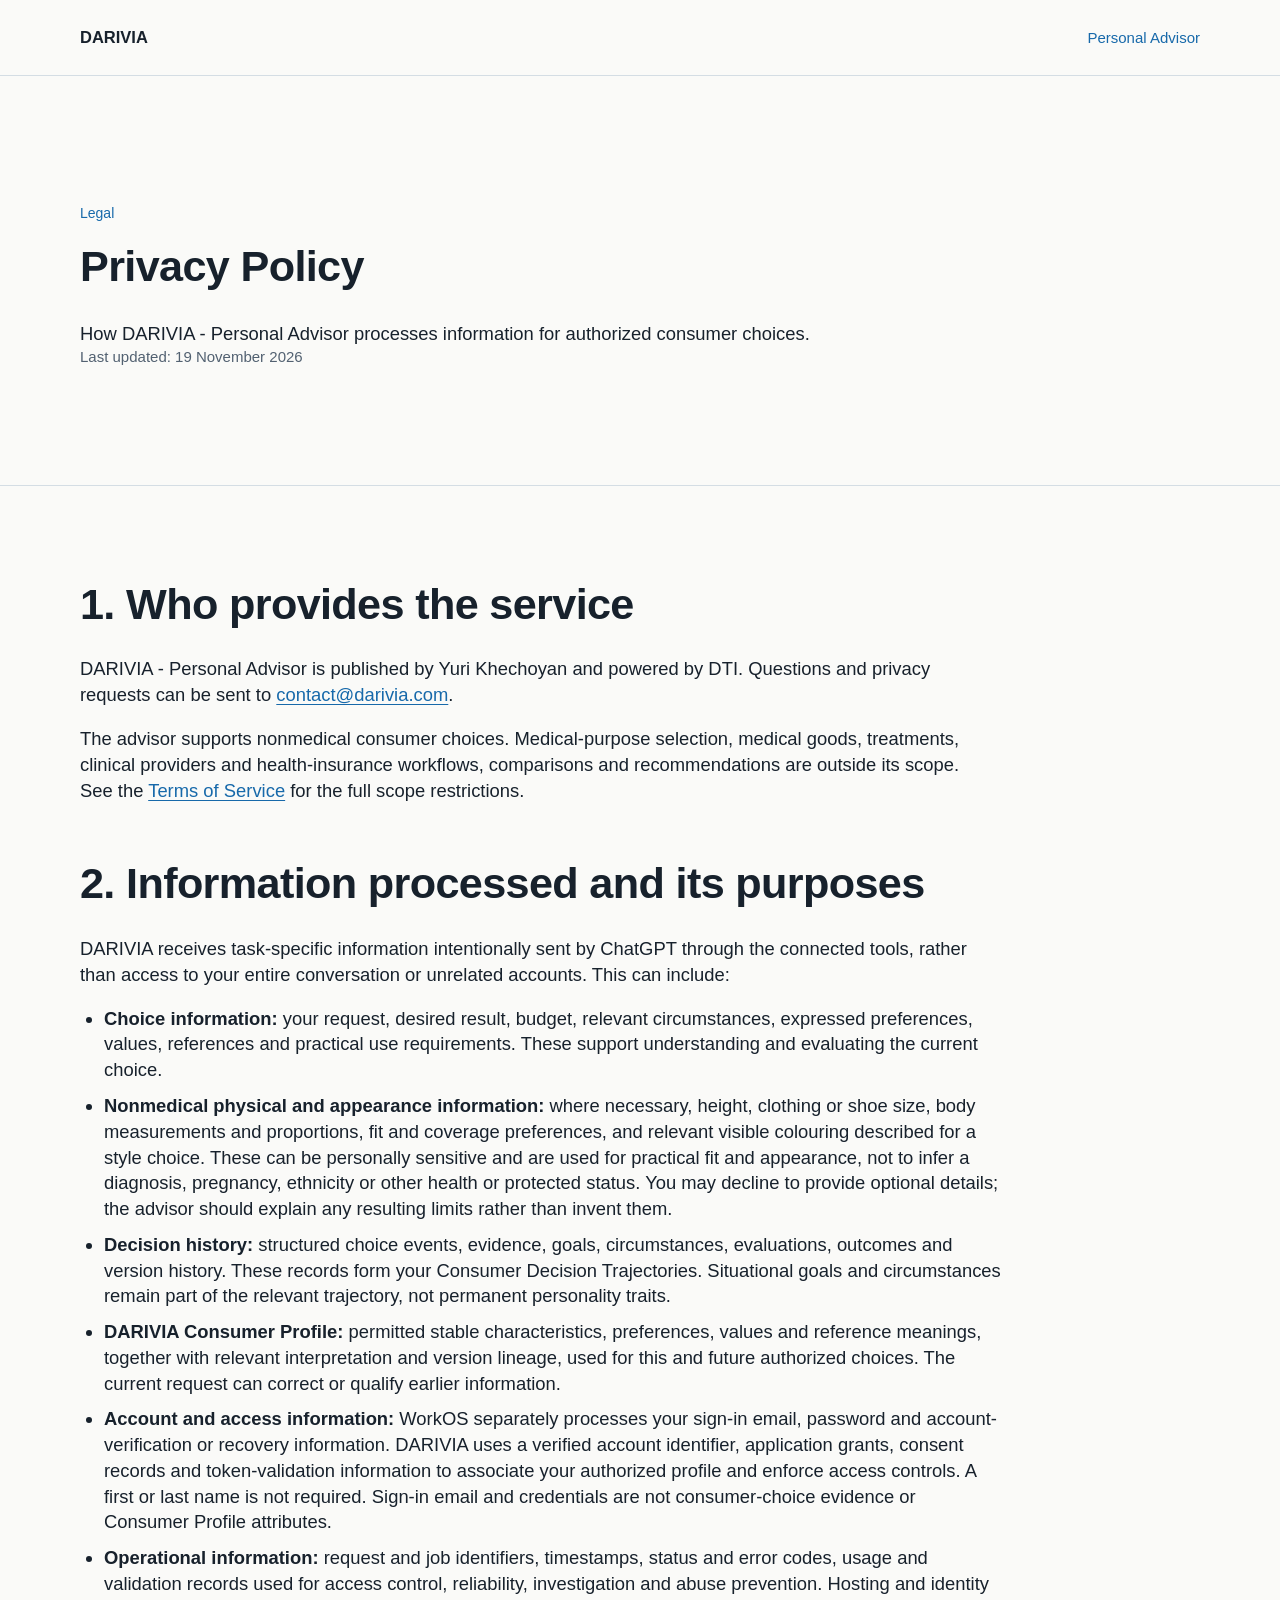
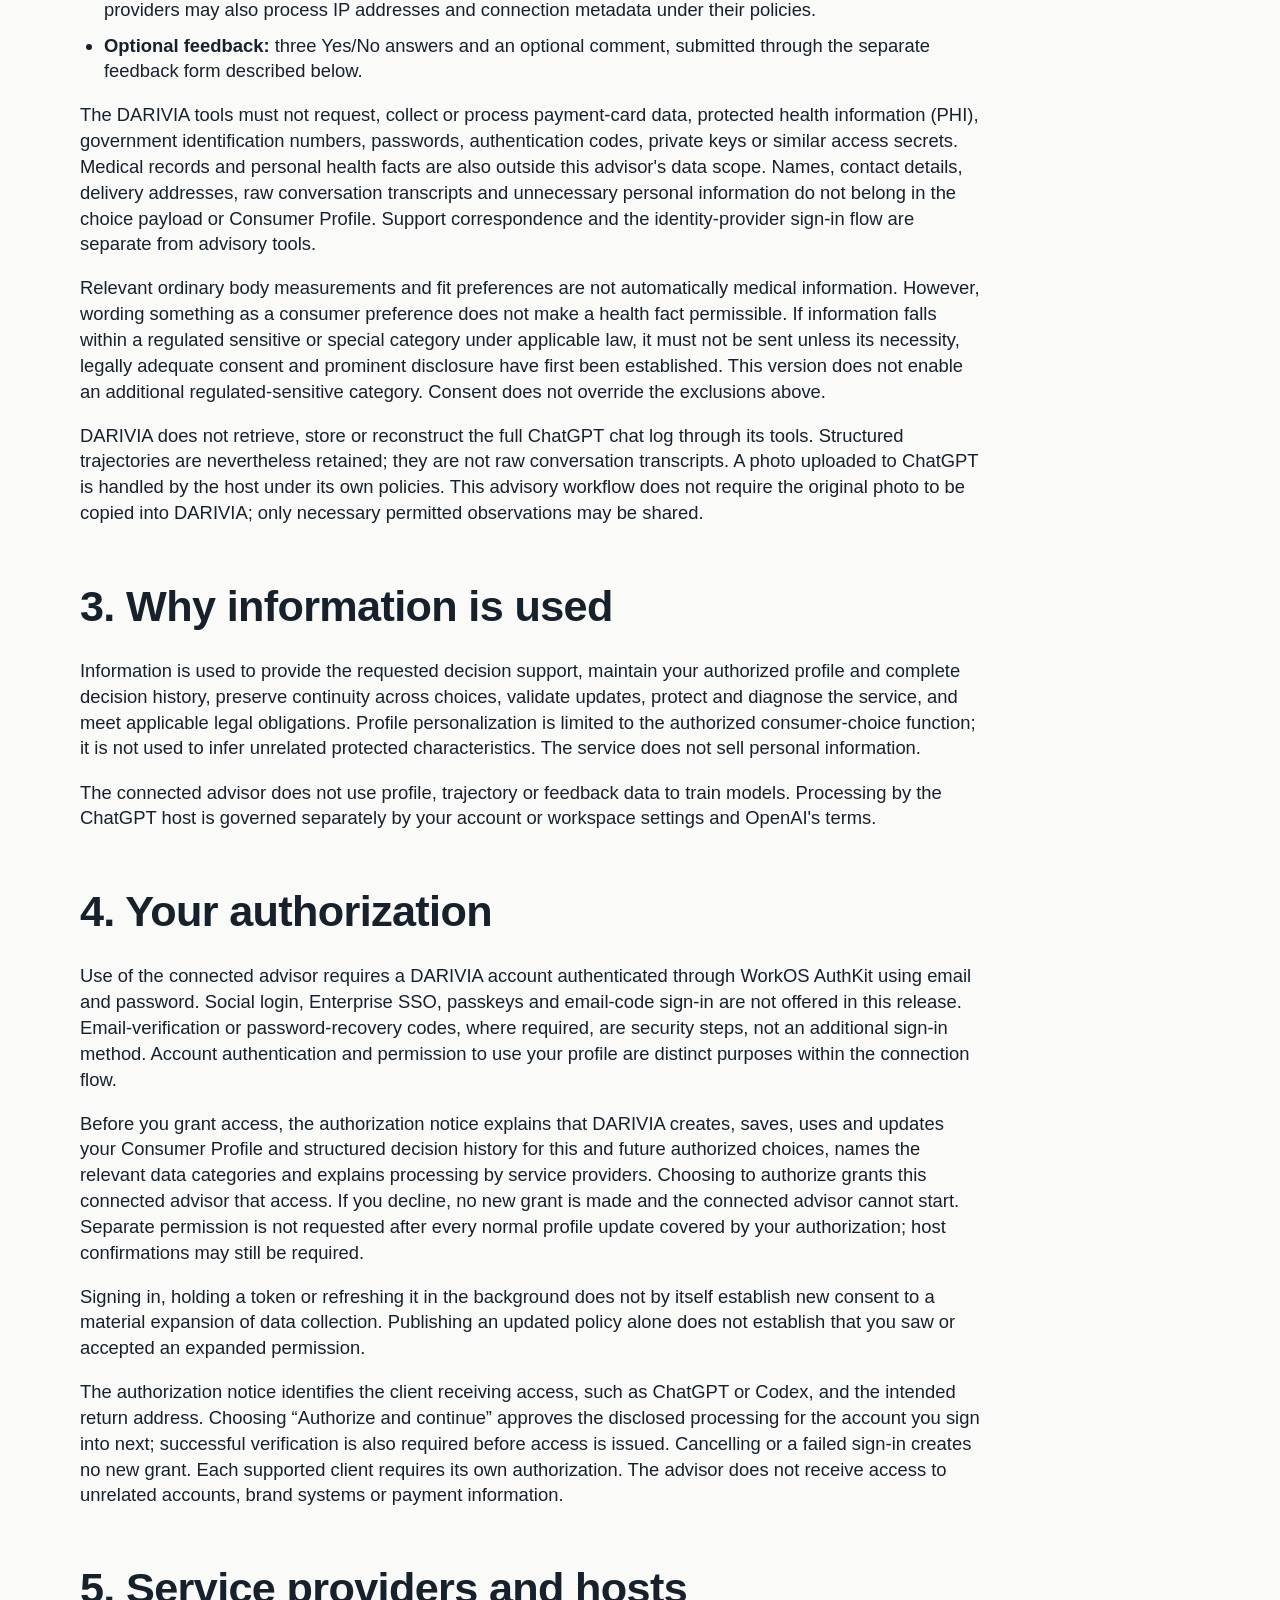
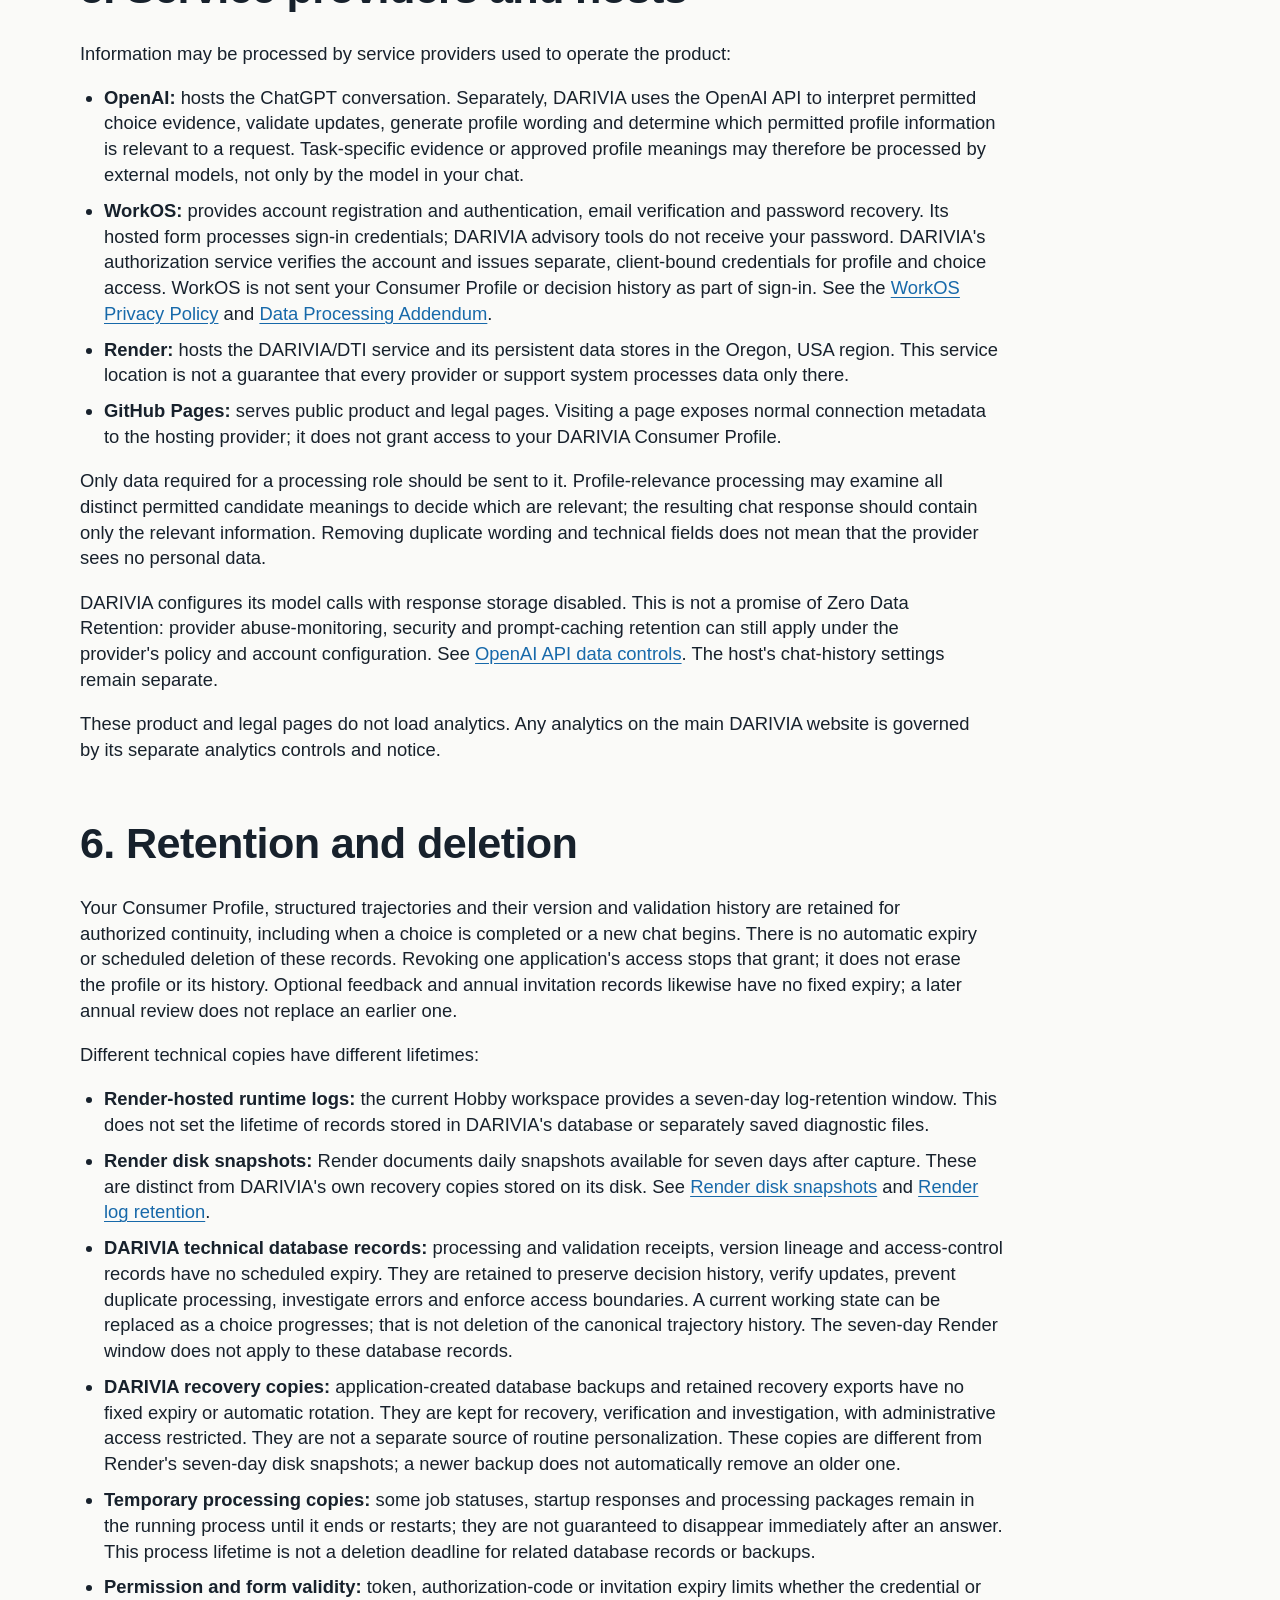
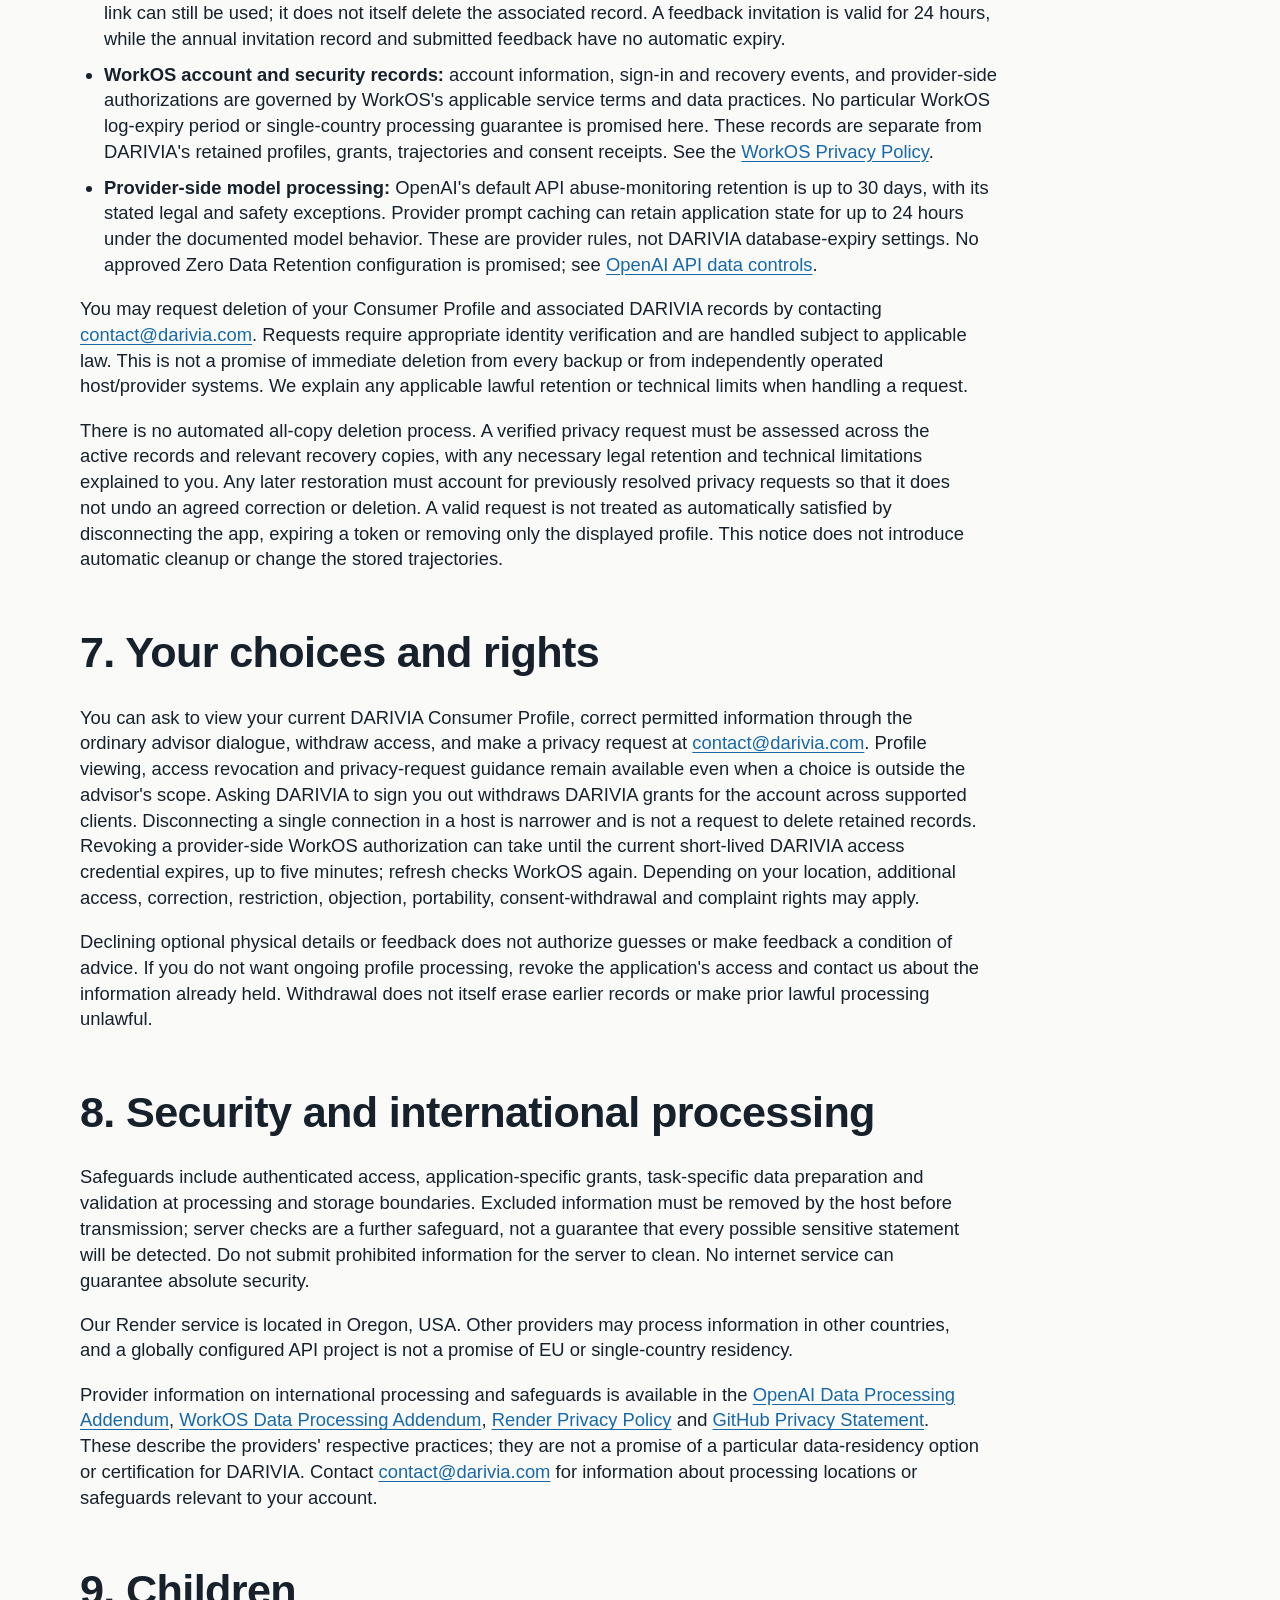
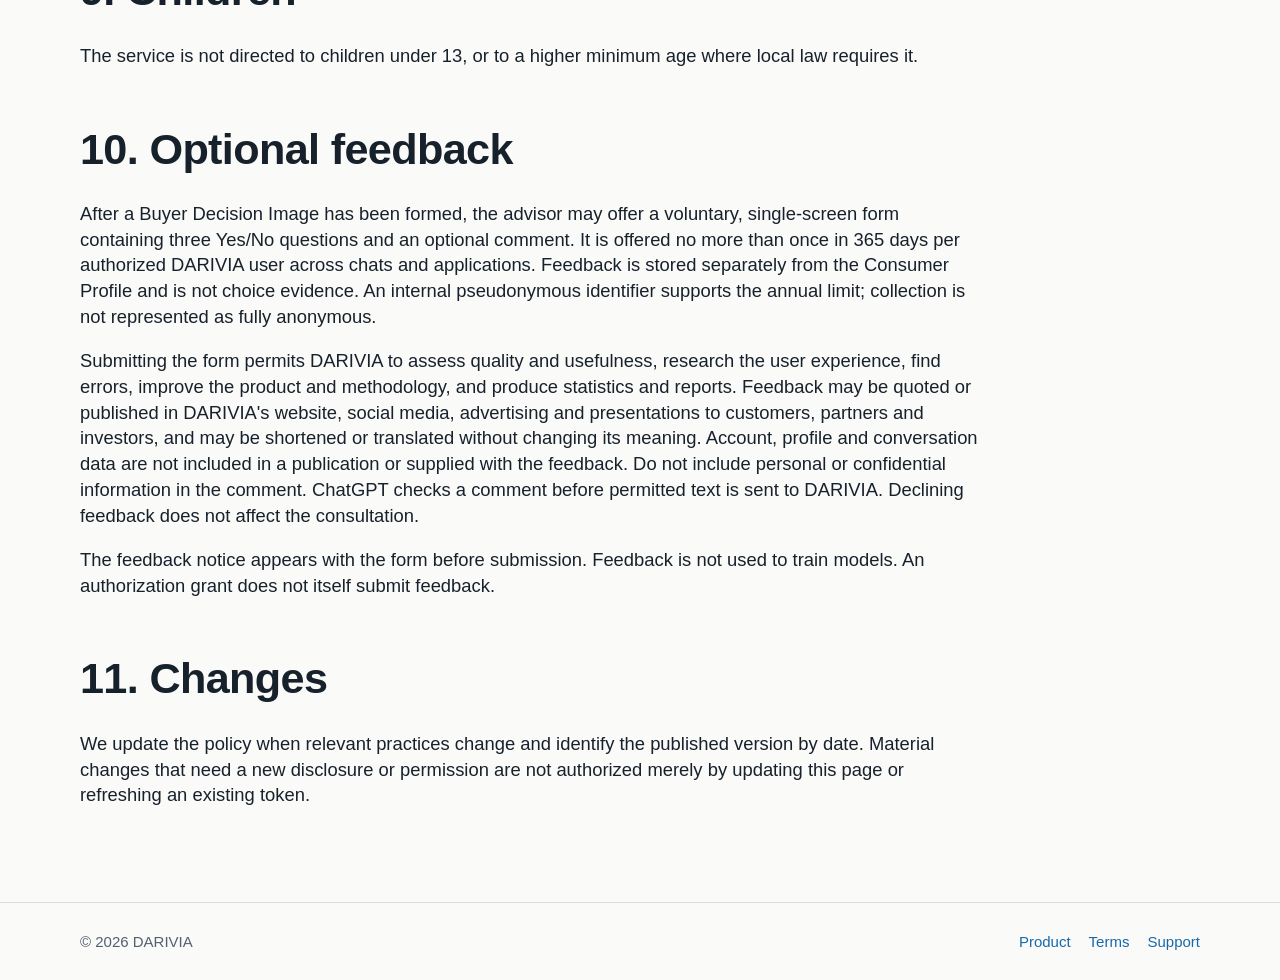
<file: personal-product-advisor/privacy/index.html>
<!doctype html>
<html lang="en">
<head>
<meta charset="utf-8">
<meta name="viewport" content="width=device-width,initial-scale=1">
<meta http-equiv="Content-Security-Policy" content="default-src 'none'; style-src 'self'; img-src 'self'; font-src 'self'; connect-src 'none'; frame-src 'none'; object-src 'none'; base-uri 'none'; form-action 'none'">
<meta name="referrer" content="strict-origin-when-cross-origin">
<title>Privacy Policy — DARIVIA - Personal Advisor</title>
<meta name="description" content="Privacy policy for DARIVIA - Personal Advisor.">
<link rel="canonical" href="https://darivia.com/personal-product-advisor/privacy/">
<meta name="robots" content="index, follow">
<link rel="icon" type="image/x-icon" href="../../favicon.ico?v=2">
<link rel="stylesheet" href="../../assets/ppa-pages.css">
</head>
<body><div class="page">
<header class="site-header"><div class="wrap"><a class="wordmark" href="/">DARIVIA</a><a class="back-link" href="../">Personal Advisor</a></div></header>
<main><section class="hero"><div class="wrap"><p class="eyebrow">Legal</p><h1>Privacy Policy</h1><p class="lead">How DARIVIA - Personal Advisor processes information for authorized consumer choices.</p><p class="meta">Last updated: 19 November 2026</p></div></section>
<section class="section"><div class="wrap legal">
  <h2>1. Who provides the service</h2>
  <p>DARIVIA - Personal Advisor is published by Yuri Khechoyan and powered by DTI. Questions and privacy requests can be sent to <a href="mailto:contact@darivia.com">contact@darivia.com</a>.</p>
  <p>The advisor supports nonmedical consumer choices. Medical-purpose selection, medical goods, treatments, clinical providers and health-insurance workflows, comparisons and recommendations are outside its scope. See the <a href="../terms/">Terms of Service</a> for the full scope restrictions.</p>

  <h2>2. Information processed and its purposes</h2>
  <p>DARIVIA receives task-specific information intentionally sent by ChatGPT through the connected tools, rather than access to your entire conversation or unrelated accounts. This can include:</p>
  <ul>
    <li><strong>Choice information:</strong> your request, desired result, budget, relevant circumstances, expressed preferences, values, references and practical use requirements. These support understanding and evaluating the current choice.</li>
    <li><strong>Nonmedical physical and appearance information:</strong> where necessary, height, clothing or shoe size, body measurements and proportions, fit and coverage preferences, and relevant visible colouring described for a style choice. These can be personally sensitive and are used for practical fit and appearance, not to infer a diagnosis, pregnancy, ethnicity or other health or protected status. You may decline to provide optional details; the advisor should explain any resulting limits rather than invent them.</li>
    <li><strong>Decision history:</strong> structured choice events, evidence, goals, circumstances, evaluations, outcomes and version history. These records form your Consumer Decision Trajectories. Situational goals and circumstances remain part of the relevant trajectory, not permanent personality traits.</li>
    <li><strong>DARIVIA Consumer Profile:</strong> permitted stable characteristics, preferences, values and reference meanings, together with relevant interpretation and version lineage, used for this and future authorized choices. The current request can correct or qualify earlier information.</li>
    <li><strong>Account and access information:</strong> WorkOS separately processes your sign-in email, password and account-verification or recovery information. DARIVIA uses a verified account identifier, application grants, consent records and token-validation information to associate your authorized profile and enforce access controls. A first or last name is not required. Sign-in email and credentials are not consumer-choice evidence or Consumer Profile attributes.</li>
    <li><strong>Operational information:</strong> request and job identifiers, timestamps, status and error codes, usage and validation records used for access control, reliability, investigation and abuse prevention. Hosting and identity providers may also process IP addresses and connection metadata under their policies.</li>
    <li><strong>Optional feedback:</strong> three Yes/No answers and an optional comment, submitted through the separate feedback form described below.</li>
  </ul>
  <p>The DARIVIA tools must not request, collect or process payment-card data, protected health information (PHI), government identification numbers, passwords, authentication codes, private keys or similar access secrets. Medical records and personal health facts are also outside this advisor's data scope. Names, contact details, delivery addresses, raw conversation transcripts and unnecessary personal information do not belong in the choice payload or Consumer Profile. Support correspondence and the identity-provider sign-in flow are separate from advisory tools.</p>
  <p>Relevant ordinary body measurements and fit preferences are not automatically medical information. However, wording something as a consumer preference does not make a health fact permissible. If information falls within a regulated sensitive or special category under applicable law, it must not be sent unless its necessity, legally adequate consent and prominent disclosure have first been established. This version does not enable an additional regulated-sensitive category. Consent does not override the exclusions above.</p>
  <p>DARIVIA does not retrieve, store or reconstruct the full ChatGPT chat log through its tools. Structured trajectories are nevertheless retained; they are not raw conversation transcripts. A photo uploaded to ChatGPT is handled by the host under its own policies. This advisory workflow does not require the original photo to be copied into DARIVIA; only necessary permitted observations may be shared.</p>

  <h2>3. Why information is used</h2>
  <p>Information is used to provide the requested decision support, maintain your authorized profile and complete decision history, preserve continuity across choices, validate updates, protect and diagnose the service, and meet applicable legal obligations. Profile personalization is limited to the authorized consumer-choice function; it is not used to infer unrelated protected characteristics. The service does not sell personal information.</p>
  <p>The connected advisor does not use profile, trajectory or feedback data to train models. Processing by the ChatGPT host is governed separately by your account or workspace settings and OpenAI's terms.</p>

  <h2>4. Your authorization</h2>
  <p>Use of the connected advisor requires a DARIVIA account authenticated through WorkOS AuthKit using email and password. Social login, Enterprise SSO, passkeys and email-code sign-in are not offered in this release. Email-verification or password-recovery codes, where required, are security steps, not an additional sign-in method. Account authentication and permission to use your profile are distinct purposes within the connection flow.</p>
  <p>Before you grant access, the authorization notice explains that DARIVIA creates, saves, uses and updates your Consumer Profile and structured decision history for this and future authorized choices, names the relevant data categories and explains processing by service providers. Choosing to authorize grants this connected advisor that access. If you decline, no new grant is made and the connected advisor cannot start. Separate permission is not requested after every normal profile update covered by your authorization; host confirmations may still be required.</p>
  <p>Signing in, holding a token or refreshing it in the background does not by itself establish new consent to a material expansion of data collection. Publishing an updated policy alone does not establish that you saw or accepted an expanded permission.</p>
  <p>The authorization notice identifies the client receiving access, such as ChatGPT or Codex, and the intended return address. Choosing “Authorize and continue” approves the disclosed processing for the account you sign into next; successful verification is also required before access is issued. Cancelling or a failed sign-in creates no new grant. Each supported client requires its own authorization. The advisor does not receive access to unrelated accounts, brand systems or payment information.</p>

  <h2>5. Service providers and hosts</h2>
  <p>Information may be processed by service providers used to operate the product:</p>
  <ul>
    <li><strong>OpenAI:</strong> hosts the ChatGPT conversation. Separately, DARIVIA uses the OpenAI API to interpret permitted choice evidence, validate updates, generate profile wording and determine which permitted profile information is relevant to a request. Task-specific evidence or approved profile meanings may therefore be processed by external models, not only by the model in your chat.</li>
    <li><strong>WorkOS:</strong> provides account registration and authentication, email verification and password recovery. Its hosted form processes sign-in credentials; DARIVIA advisory tools do not receive your password. DARIVIA's authorization service verifies the account and issues separate, client-bound credentials for profile and choice access. WorkOS is not sent your Consumer Profile or decision history as part of sign-in. See the <a href="https://workos.com/legal/privacy">WorkOS Privacy Policy</a> and <a href="https://workos.com/legal/data-processing-addendum">Data Processing Addendum</a>.</li>
    <li><strong>Render:</strong> hosts the DARIVIA/DTI service and its persistent data stores in the Oregon, USA region. This service location is not a guarantee that every provider or support system processes data only there.</li>
    <li><strong>GitHub Pages:</strong> serves public product and legal pages. Visiting a page exposes normal connection metadata to the hosting provider; it does not grant access to your DARIVIA Consumer Profile.</li>
  </ul>
  <p>Only data required for a processing role should be sent to it. Profile-relevance processing may examine all distinct permitted candidate meanings to decide which are relevant; the resulting chat response should contain only the relevant information. Removing duplicate wording and technical fields does not mean that the provider sees no personal data.</p>
  <p>DARIVIA configures its model calls with response storage disabled. This is not a promise of Zero Data Retention: provider abuse-monitoring, security and prompt-caching retention can still apply under the provider's policy and account configuration. See <a href="https://developers.openai.com/api/docs/guides/your-data">OpenAI API data controls</a>. The host's chat-history settings remain separate.</p>
  <p>These product and legal pages do not load analytics. Any analytics on the main DARIVIA website is governed by its separate analytics controls and notice.</p>

  <h2>6. Retention and deletion</h2>
  <p>Your Consumer Profile, structured trajectories and their version and validation history are retained for authorized continuity, including when a choice is completed or a new chat begins. There is no automatic expiry or scheduled deletion of these records. Revoking one application's access stops that grant; it does not erase the profile or its history. Optional feedback and annual invitation records likewise have no fixed expiry; a later annual review does not replace an earlier one.</p>
  <p>Different technical copies have different lifetimes:</p>
  <ul>
    <li><strong>Render-hosted runtime logs:</strong> the current Hobby workspace provides a seven-day log-retention window. This does not set the lifetime of records stored in DARIVIA's database or separately saved diagnostic files.</li>
    <li><strong>Render disk snapshots:</strong> Render documents daily snapshots available for seven days after capture. These are distinct from DARIVIA's own recovery copies stored on its disk. See <a href="https://render.com/docs/disks#disk-snapshots">Render disk snapshots</a> and <a href="https://render.com/docs/logging#retention-period">Render log retention</a>.</li>
    <li><strong>DARIVIA technical database records:</strong> processing and validation receipts, version lineage and access-control records have no scheduled expiry. They are retained to preserve decision history, verify updates, prevent duplicate processing, investigate errors and enforce access boundaries. A current working state can be replaced as a choice progresses; that is not deletion of the canonical trajectory history. The seven-day Render window does not apply to these database records.</li>
    <li><strong>DARIVIA recovery copies:</strong> application-created database backups and retained recovery exports have no fixed expiry or automatic rotation. They are kept for recovery, verification and investigation, with administrative access restricted. They are not a separate source of routine personalization. These copies are different from Render's seven-day disk snapshots; a newer backup does not automatically remove an older one.</li>
    <li><strong>Temporary processing copies:</strong> some job statuses, startup responses and processing packages remain in the running process until it ends or restarts; they are not guaranteed to disappear immediately after an answer. This process lifetime is not a deletion deadline for related database records or backups.</li>
    <li><strong>Permission and form validity:</strong> token, authorization-code or invitation expiry limits whether the credential or link can still be used; it does not itself delete the associated record. A feedback invitation is valid for 24 hours, while the annual invitation record and submitted feedback have no automatic expiry.</li>
    <li><strong>WorkOS account and security records:</strong> account information, sign-in and recovery events, and provider-side authorizations are governed by WorkOS's applicable service terms and data practices. No particular WorkOS log-expiry period or single-country processing guarantee is promised here. These records are separate from DARIVIA's retained profiles, grants, trajectories and consent receipts. See the <a href="https://workos.com/legal/privacy">WorkOS Privacy Policy</a>.</li>
    <li><strong>Provider-side model processing:</strong> OpenAI's default API abuse-monitoring retention is up to 30 days, with its stated legal and safety exceptions. Provider prompt caching can retain application state for up to 24 hours under the documented model behavior. These are provider rules, not DARIVIA database-expiry settings. No approved Zero Data Retention configuration is promised; see <a href="https://developers.openai.com/api/docs/guides/your-data">OpenAI API data controls</a>.</li>
  </ul>
  <p>You may request deletion of your Consumer Profile and associated DARIVIA records by contacting <a href="mailto:contact@darivia.com">contact@darivia.com</a>. Requests require appropriate identity verification and are handled subject to applicable law. This is not a promise of immediate deletion from every backup or from independently operated host/provider systems. We explain any applicable lawful retention or technical limits when handling a request.</p>
  <p>There is no automated all-copy deletion process. A verified privacy request must be assessed across the active records and relevant recovery copies, with any necessary legal retention and technical limitations explained to you. Any later restoration must account for previously resolved privacy requests so that it does not undo an agreed correction or deletion. A valid request is not treated as automatically satisfied by disconnecting the app, expiring a token or removing only the displayed profile. This notice does not introduce automatic cleanup or change the stored trajectories.</p>

  <h2>7. Your choices and rights</h2>
  <p>You can ask to view your current DARIVIA Consumer Profile, correct permitted information through the ordinary advisor dialogue, withdraw access, and make a privacy request at <a href="mailto:contact@darivia.com">contact@darivia.com</a>. Profile viewing, access revocation and privacy-request guidance remain available even when a choice is outside the advisor's scope. Asking DARIVIA to sign you out withdraws DARIVIA grants for the account across supported clients. Disconnecting a single connection in a host is narrower and is not a request to delete retained records. Revoking a provider-side WorkOS authorization can take until the current short-lived DARIVIA access credential expires, up to five minutes; refresh checks WorkOS again. Depending on your location, additional access, correction, restriction, objection, portability, consent-withdrawal and complaint rights may apply.</p>
  <p>Declining optional physical details or feedback does not authorize guesses or make feedback a condition of advice. If you do not want ongoing profile processing, revoke the application's access and contact us about the information already held. Withdrawal does not itself erase earlier records or make prior lawful processing unlawful.</p>

  <h2>8. Security and international processing</h2>
  <p>Safeguards include authenticated access, application-specific grants, task-specific data preparation and validation at processing and storage boundaries. Excluded information must be removed by the host before transmission; server checks are a further safeguard, not a guarantee that every possible sensitive statement will be detected. Do not submit prohibited information for the server to clean. No internet service can guarantee absolute security.</p>
  <p>Our Render service is located in Oregon, USA. Other providers may process information in other countries, and a globally configured API project is not a promise of EU or single-country residency.</p>
  <p>Provider information on international processing and safeguards is available in the <a href="https://openai.com/policies/data-processing-addendum/">OpenAI Data Processing Addendum</a>, <a href="https://workos.com/legal/data-processing-addendum">WorkOS Data Processing Addendum</a>, <a href="https://render.com/privacy">Render Privacy Policy</a> and <a href="https://docs.github.com/en/site-policy/privacy-policies/github-general-privacy-statement">GitHub Privacy Statement</a>. These describe the providers' respective practices; they are not a promise of a particular data-residency option or certification for DARIVIA. Contact <a href="mailto:contact@darivia.com">contact@darivia.com</a> for information about processing locations or safeguards relevant to your account.</p>

  <h2>9. Children</h2>
  <p>The service is not directed to children under 13, or to a higher minimum age where local law requires it.</p>

  <h2>10. Optional feedback</h2>
  <p>After a Buyer Decision Image has been formed, the advisor may offer a voluntary, single-screen form containing three Yes/No questions and an optional comment. It is offered no more than once in 365 days per authorized DARIVIA user across chats and applications. Feedback is stored separately from the Consumer Profile and is not choice evidence. An internal pseudonymous identifier supports the annual limit; collection is not represented as fully anonymous.</p>
  <p>Submitting the form permits DARIVIA to assess quality and usefulness, research the user experience, find errors, improve the product and methodology, and produce statistics and reports. Feedback may be quoted or published in DARIVIA's website, social media, advertising and presentations to customers, partners and investors, and may be shortened or translated without changing its meaning. Account, profile and conversation data are not included in a publication or supplied with the feedback. Do not include personal or confidential information in the comment. ChatGPT checks a comment before permitted text is sent to DARIVIA. Declining feedback does not affect the consultation.</p>
  <p>The feedback notice appears with the form before submission. Feedback is not used to train models. An authorization grant does not itself submit feedback.</p>
  <h2>11. Changes</h2>
  <p>We update the policy when relevant practices change and identify the published version by date. Material changes that need a new disclosure or permission are not authorized merely by updating this page or refreshing an existing token.</p>
</div></section></main>
<footer class="wrap footer"><span>© 2026 DARIVIA</span><nav aria-label="Product links"><a href="../">Product</a><a href="../terms/">Terms</a><a href="../support/">Support</a></nav></footer>
</div></body>
</html>
</file>
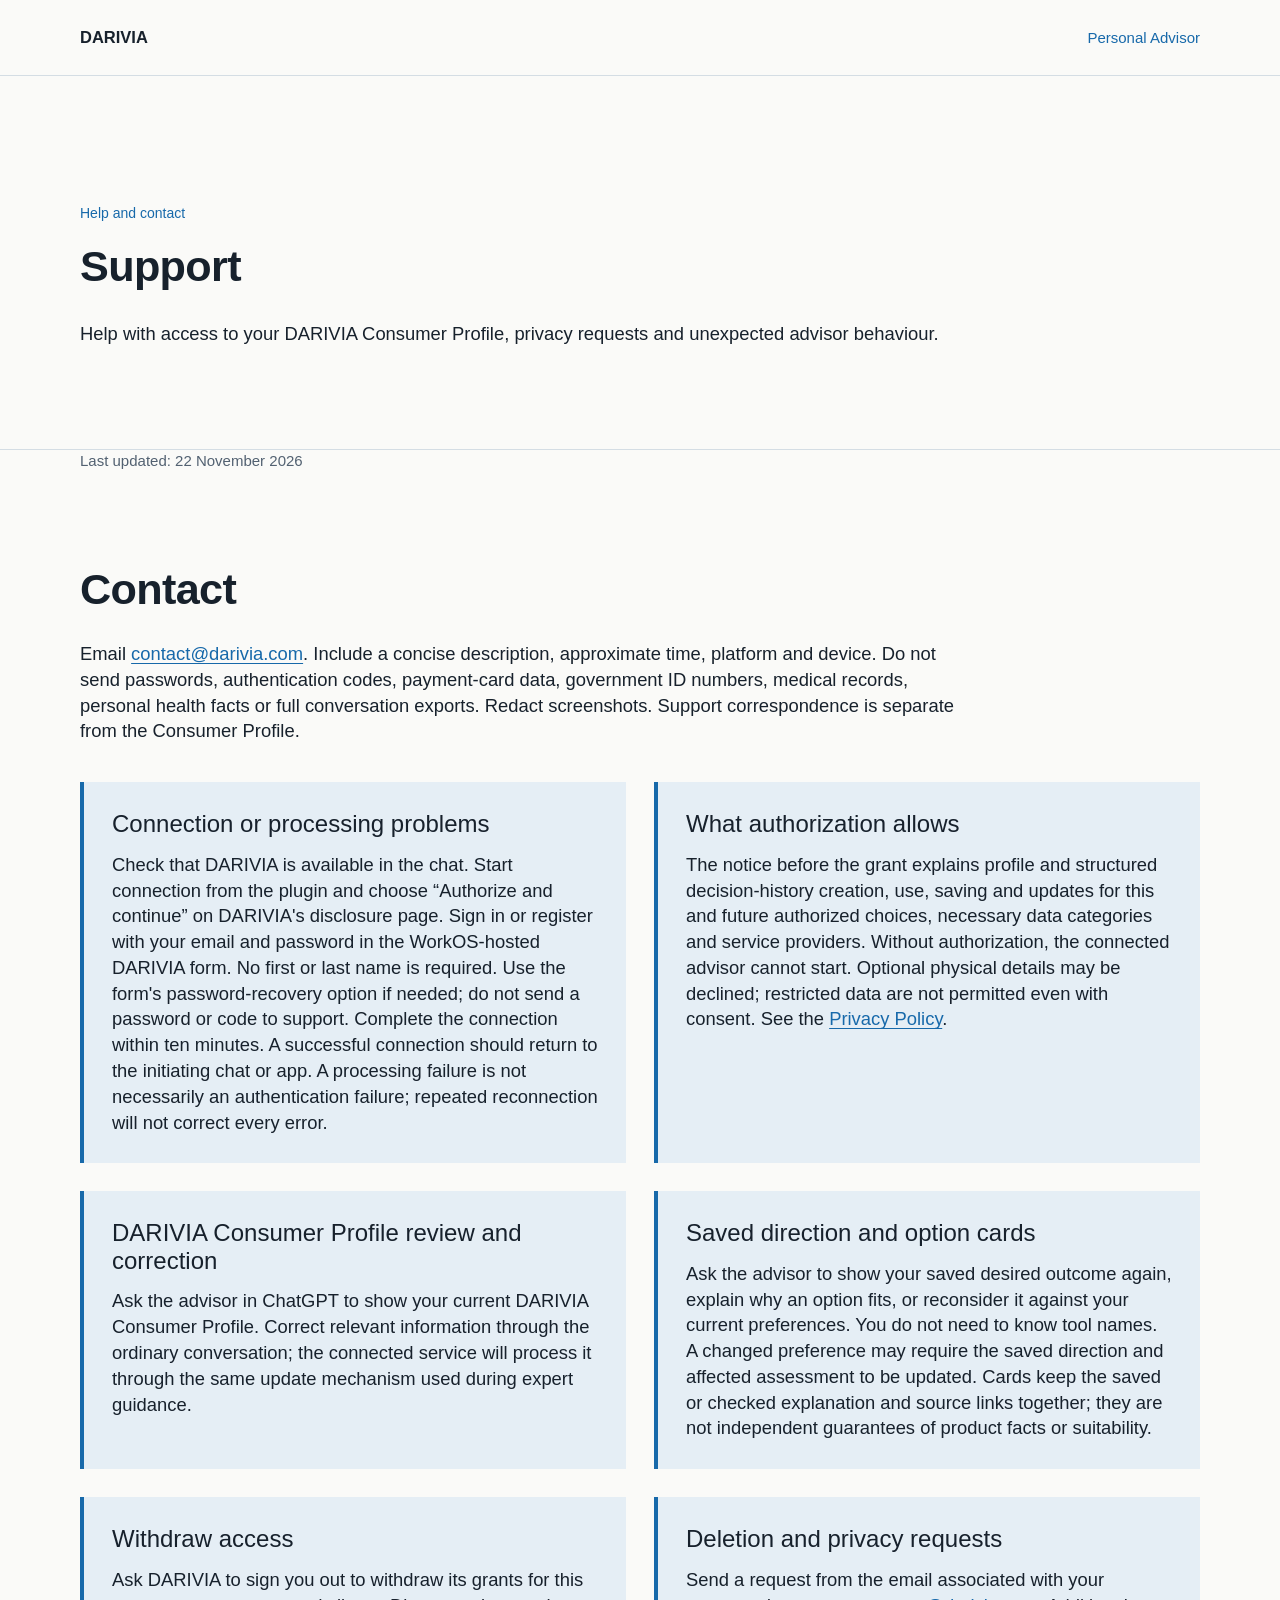
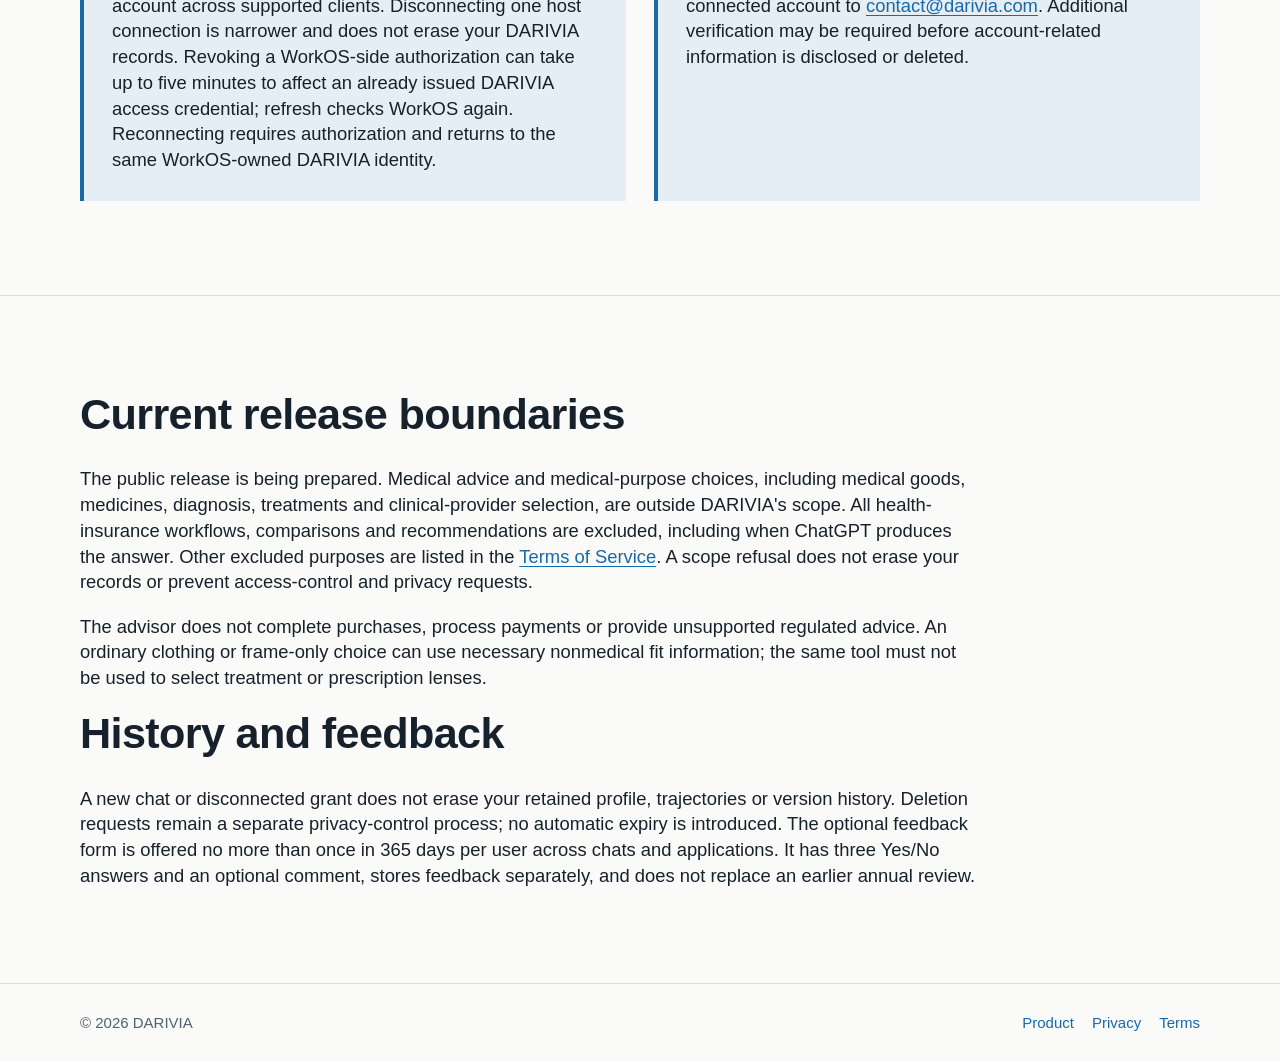
<file: personal-product-advisor/support/index.html>
<!doctype html>
<html lang="en">
<head>
<meta charset="utf-8">
<meta name="viewport" content="width=device-width,initial-scale=1">
<meta http-equiv="Content-Security-Policy" content="default-src 'none'; style-src 'self'; img-src 'self'; font-src 'self'; connect-src 'none'; frame-src 'none'; object-src 'none'; base-uri 'none'; form-action 'none'">
<meta name="referrer" content="strict-origin-when-cross-origin">
<title>Support — DARIVIA - Personal Advisor</title>
<meta name="description" content="Support for DARIVIA - Personal Advisor.">
<link rel="canonical" href="https://darivia.com/personal-product-advisor/support/">
<meta name="robots" content="index, follow">
<link rel="icon" type="image/x-icon" href="../../favicon.ico?v=2">
<link rel="stylesheet" href="../../assets/ppa-pages.css">
</head>
<body><div class="page">
<header class="site-header"><div class="wrap"><a class="wordmark" href="/">DARIVIA</a><a class="back-link" href="../">Personal Advisor</a></div></header>
<main><section class="hero"><div class="wrap"><p class="eyebrow">Help and contact</p><h1>Support</h1><p class="lead">Help with access to your DARIVIA Consumer Profile, privacy requests and unexpected advisor behaviour.</p></div></section>
<p class="wrap meta">Last updated: 22 November 2026</p>
<section class="section"><div class="wrap">
  <h2>Contact</h2>
  <p>Email <a href="mailto:contact@darivia.com">contact@darivia.com</a>. Include a concise description, approximate time, platform and device. Do not send passwords, authentication codes, payment-card data, government ID numbers, medical records, personal health facts or full conversation exports. Redact screenshots. Support correspondence is separate from the Consumer Profile.</p>
  <div class="grid">
    <article class="card"><h3>Connection or processing problems</h3><p>Check that DARIVIA is available in the chat. Start connection from the plugin and choose “Authorize and continue” on DARIVIA's disclosure page. Sign in or register with your email and password in the WorkOS-hosted DARIVIA form. No first or last name is required. Use the form's password-recovery option if needed; do not send a password or code to support. Complete the connection within ten minutes. A successful connection should return to the initiating chat or app. A processing failure is not necessarily an authentication failure; repeated reconnection will not correct every error.</p></article>
    <article class="card"><h3>What authorization allows</h3><p>The notice before the grant explains profile and structured decision-history creation, use, saving and updates for this and future authorized choices, necessary data categories and service providers. Without authorization, the connected advisor cannot start. Optional physical details may be declined; restricted data are not permitted even with consent. See the <a href="../privacy/">Privacy Policy</a>.</p></article>
    <article class="card"><h3>DARIVIA Consumer Profile review and correction</h3><p>Ask the advisor in ChatGPT to show your current DARIVIA Consumer Profile. Correct relevant information through the ordinary conversation; the connected service will process it through the same update mechanism used during expert guidance.</p></article>
    <article class="card"><h3>Saved direction and option cards</h3><p>Ask the advisor to show your saved desired outcome again, explain why an option fits, or reconsider it against your current preferences. You do not need to know tool names. A changed preference may require the saved direction and affected assessment to be updated. Cards keep the saved or checked explanation and source links together; they are not independent guarantees of product facts or suitability.</p></article>
    <article class="card"><h3>Withdraw access</h3><p>Ask DARIVIA to sign you out to withdraw its grants for this account across supported clients. Disconnecting one host connection is narrower and does not erase your DARIVIA records. Revoking a WorkOS-side authorization can take up to five minutes to affect an already issued DARIVIA access credential; refresh checks WorkOS again. Reconnecting requires authorization and returns to the same WorkOS-owned DARIVIA identity.</p></article>
    <article class="card"><h3>Deletion and privacy requests</h3><p>Send a request from the email associated with your connected account to <a href="mailto:contact@darivia.com">contact@darivia.com</a>. Additional verification may be required before account-related information is disclosed or deleted.</p></article>
  </div>
</div></section>
<section class="section"><div class="wrap">
  <h2>Current release boundaries</h2>
  <p>The public release is being prepared. Medical advice and medical-purpose choices, including medical goods, medicines, diagnosis, treatments and clinical-provider selection, are outside DARIVIA's scope. All health-insurance workflows, comparisons and recommendations are excluded, including when ChatGPT produces the answer. Other excluded purposes are listed in the <a href="../terms/">Terms of Service</a>. A scope refusal does not erase your records or prevent access-control and privacy requests.</p>
  <p>The advisor does not complete purchases, process payments or provide unsupported regulated advice. An ordinary clothing or frame-only choice can use necessary nonmedical fit information; the same tool must not be used to select treatment or prescription lenses.</p>
  <h2>History and feedback</h2>
  <p>A new chat or disconnected grant does not erase your retained profile, trajectories or version history. Deletion requests remain a separate privacy-control process; no automatic expiry is introduced. The optional feedback form is offered no more than once in 365 days per user across chats and applications. It has three Yes/No answers and an optional comment, stores feedback separately, and does not replace an earlier annual review.</p>
</div></section>
</main>
<footer class="wrap footer"><span>© 2026 DARIVIA</span><nav aria-label="Product links"><a href="../">Product</a><a href="../privacy/">Privacy</a><a href="../terms/">Terms</a></nav></footer>
</div></body>
</html>
</file>
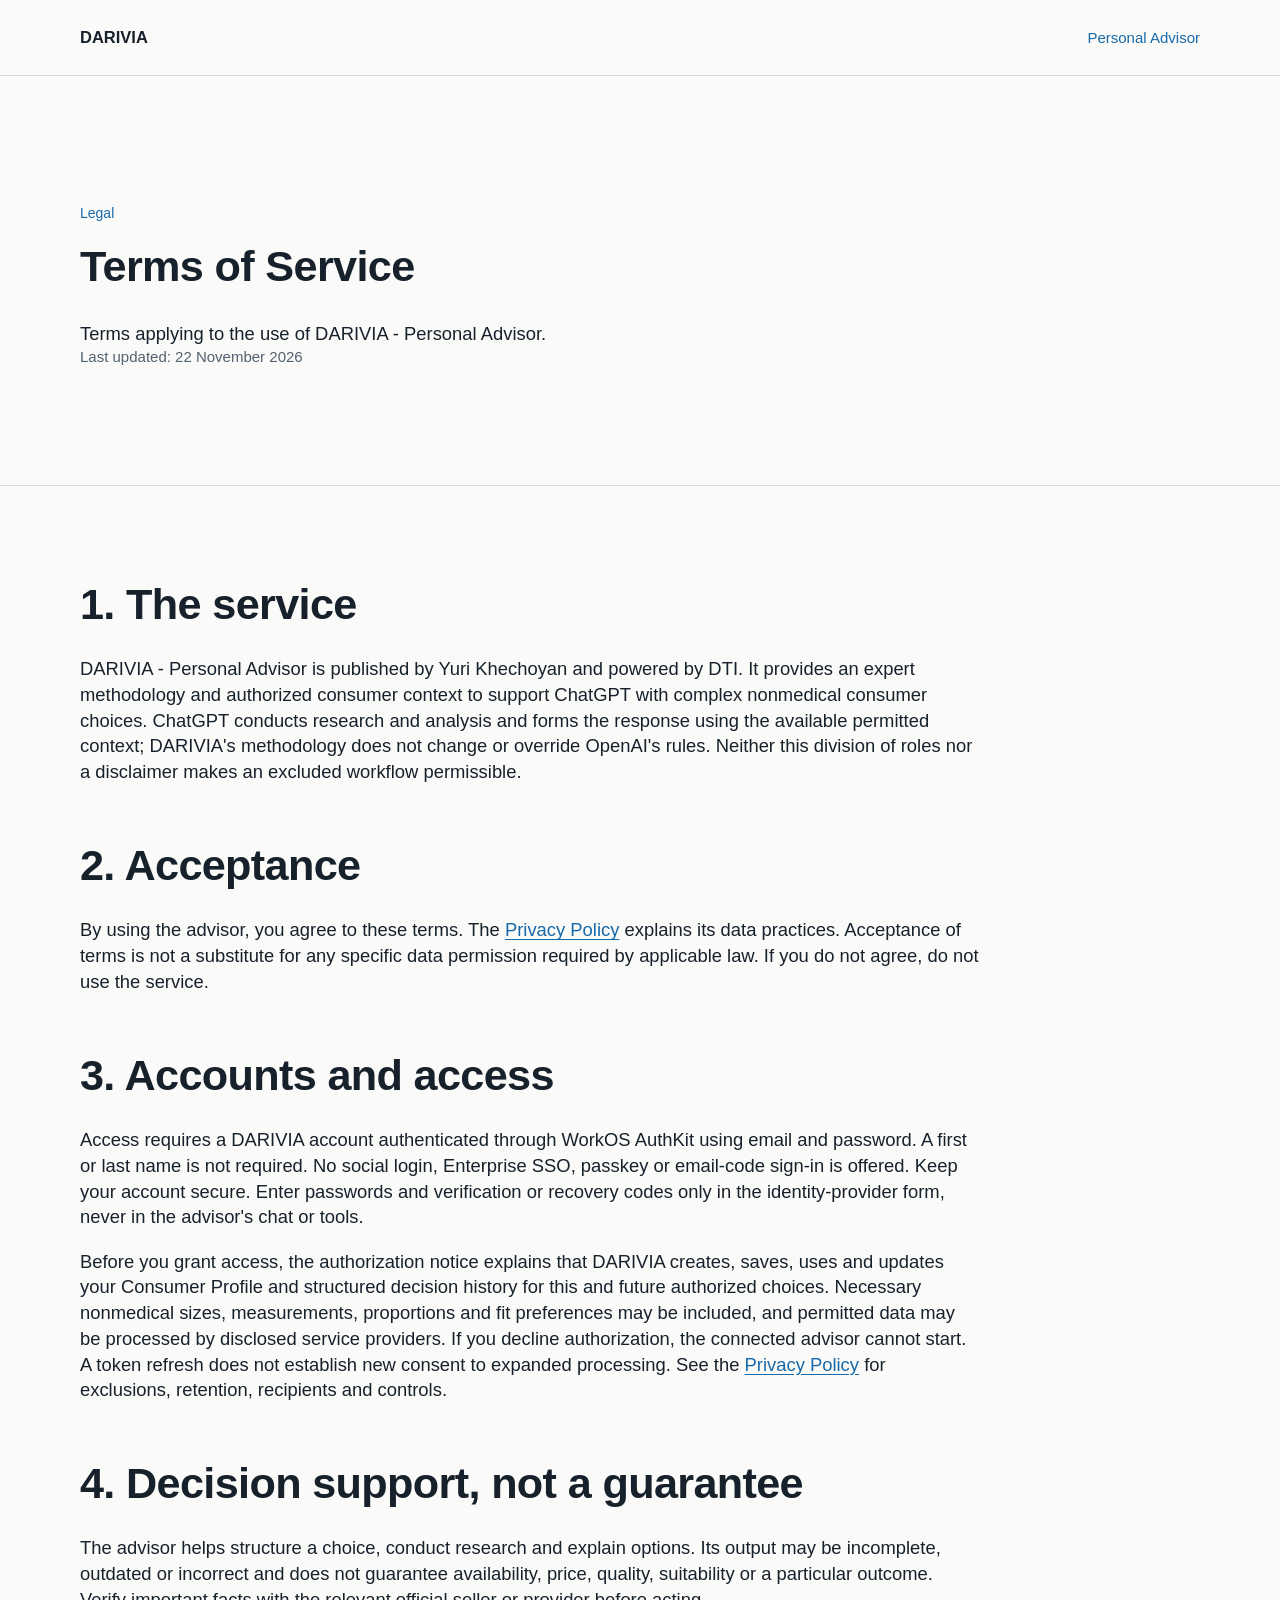
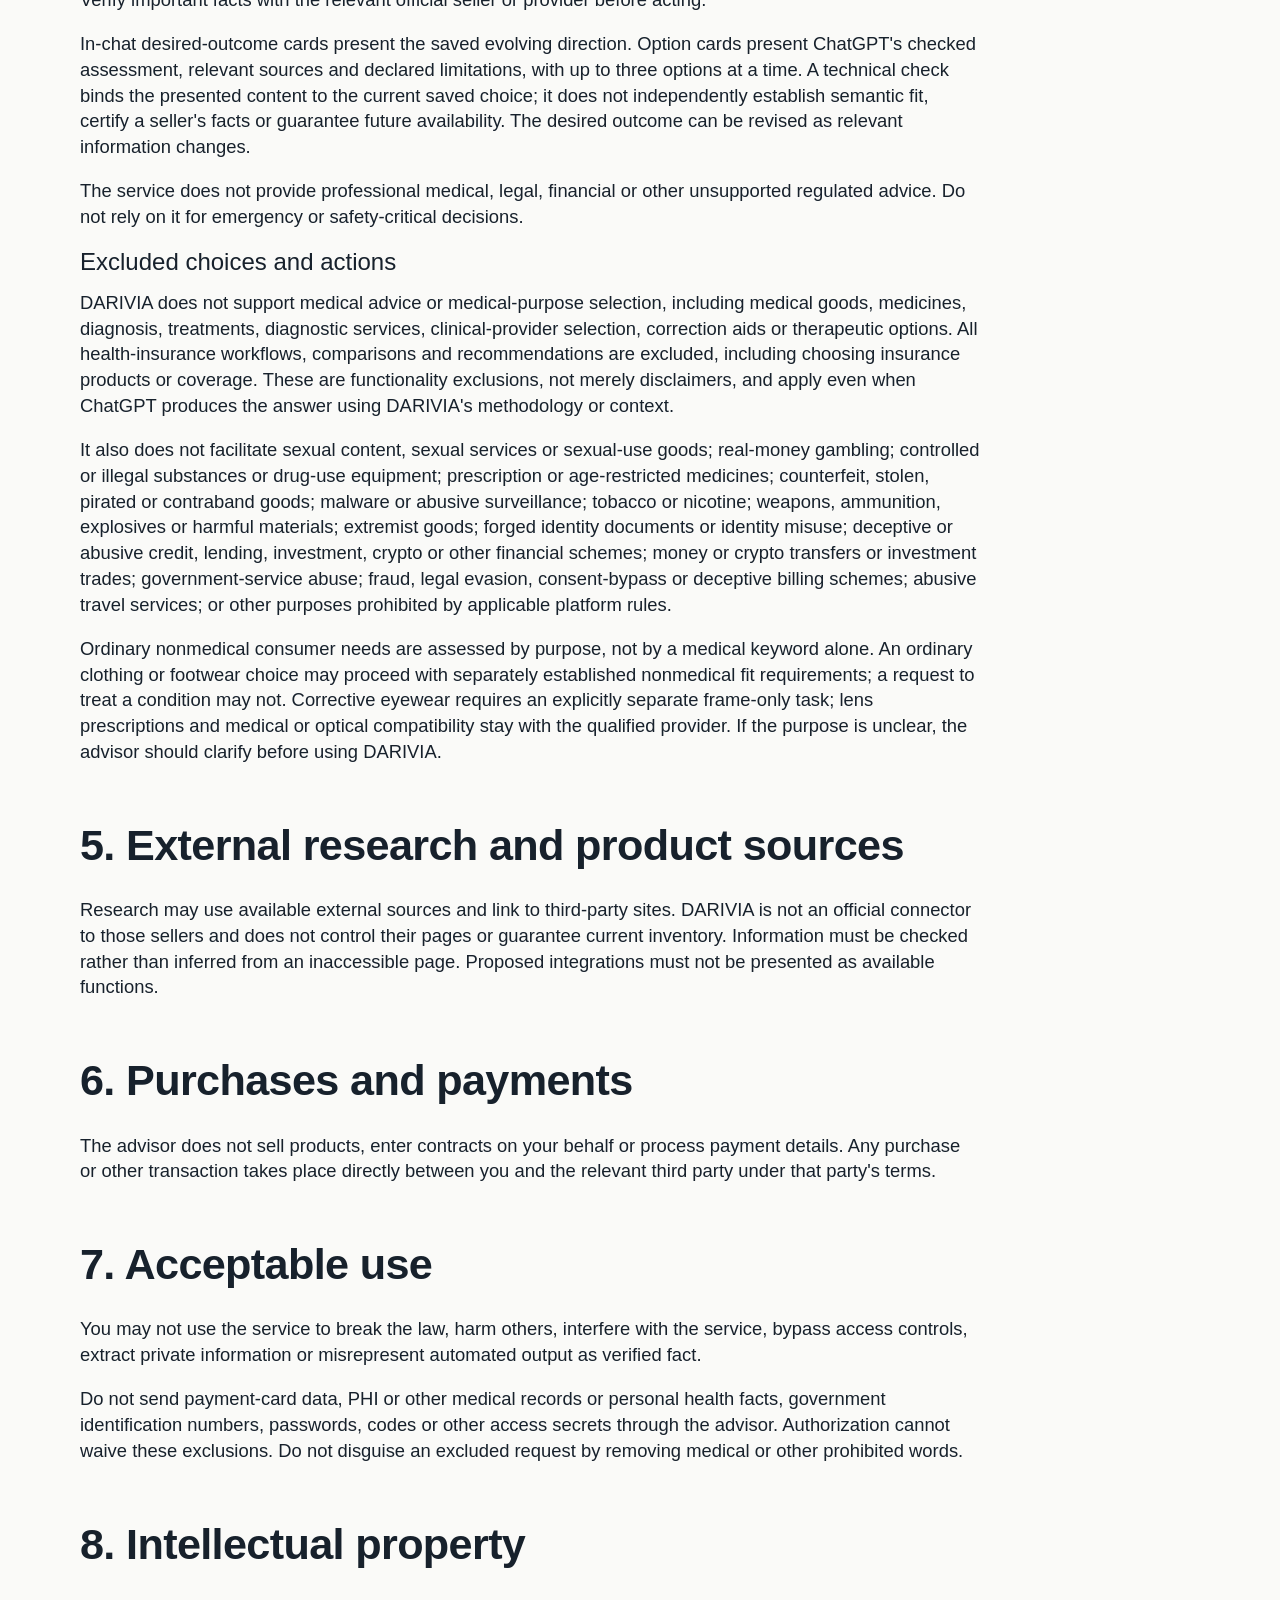
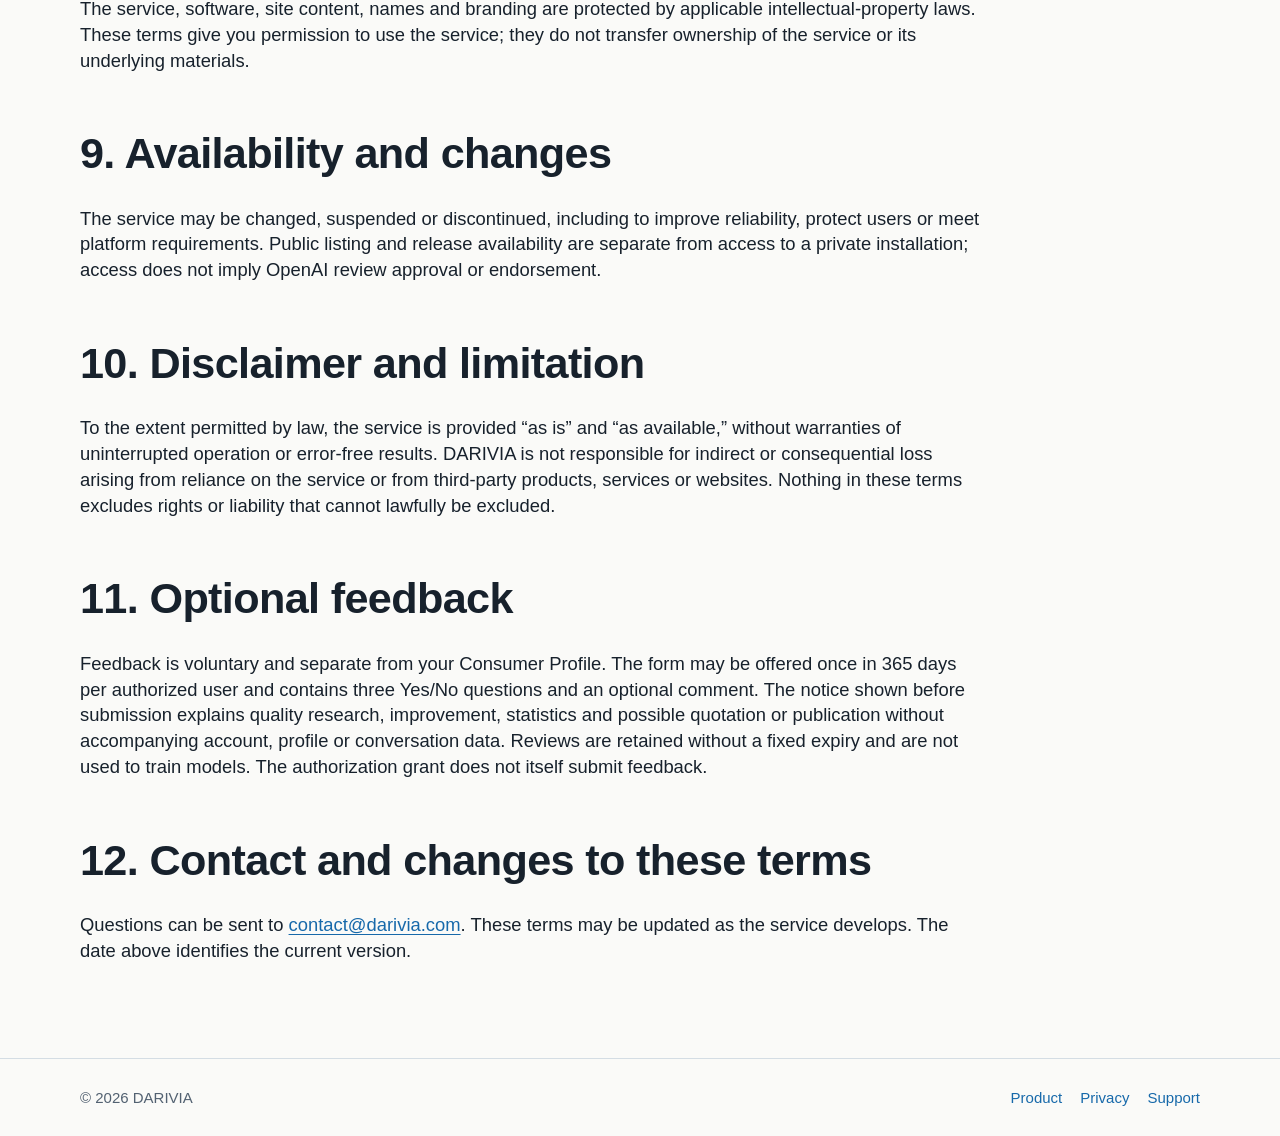
<file: personal-product-advisor/terms/index.html>
<!doctype html>
<html lang="en">
<head>
<meta charset="utf-8">
<meta name="viewport" content="width=device-width,initial-scale=1">
<meta http-equiv="Content-Security-Policy" content="default-src 'none'; style-src 'self'; img-src 'self'; font-src 'self'; connect-src 'none'; frame-src 'none'; object-src 'none'; base-uri 'none'; form-action 'none'">
<meta name="referrer" content="strict-origin-when-cross-origin">
<title>Terms of Service — DARIVIA - Personal Advisor</title>
<meta name="description" content="Terms of service for DARIVIA - Personal Advisor.">
<link rel="canonical" href="https://darivia.com/personal-product-advisor/terms/">
<meta name="robots" content="index, follow">
<link rel="icon" type="image/x-icon" href="../../favicon.ico?v=2">
<link rel="stylesheet" href="../../assets/ppa-pages.css">
</head>
<body><div class="page">
<header class="site-header"><div class="wrap"><a class="wordmark" href="/">DARIVIA</a><a class="back-link" href="../">Personal Advisor</a></div></header>
<main><section class="hero"><div class="wrap"><p class="eyebrow">Legal</p><h1>Terms of Service</h1><p class="lead">Terms applying to the use of DARIVIA - Personal Advisor.</p><p class="meta">Last updated: 22 November 2026</p></div></section>
<section class="section"><div class="wrap legal">
  <h2>1. The service</h2>
  <p>DARIVIA - Personal Advisor is published by Yuri Khechoyan and powered by DTI. It provides an expert methodology and authorized consumer context to support ChatGPT with complex nonmedical consumer choices. ChatGPT conducts research and analysis and forms the response using the available permitted context; DARIVIA's methodology does not change or override OpenAI's rules. Neither this division of roles nor a disclaimer makes an excluded workflow permissible.</p>

  <h2>2. Acceptance</h2>
  <p>By using the advisor, you agree to these terms. The <a href="../privacy/">Privacy Policy</a> explains its data practices. Acceptance of terms is not a substitute for any specific data permission required by applicable law. If you do not agree, do not use the service.</p>

  <h2>3. Accounts and access</h2>
  <p>Access requires a DARIVIA account authenticated through WorkOS AuthKit using email and password. A first or last name is not required. No social login, Enterprise SSO, passkey or email-code sign-in is offered. Keep your account secure. Enter passwords and verification or recovery codes only in the identity-provider form, never in the advisor's chat or tools.</p>
  <p>Before you grant access, the authorization notice explains that DARIVIA creates, saves, uses and updates your Consumer Profile and structured decision history for this and future authorized choices. Necessary nonmedical sizes, measurements, proportions and fit preferences may be included, and permitted data may be processed by disclosed service providers. If you decline authorization, the connected advisor cannot start. A token refresh does not establish new consent to expanded processing. See the <a href="../privacy/">Privacy Policy</a> for exclusions, retention, recipients and controls.</p>

  <h2>4. Decision support, not a guarantee</h2>
  <p>The advisor helps structure a choice, conduct research and explain options. Its output may be incomplete, outdated or incorrect and does not guarantee availability, price, quality, suitability or a particular outcome. Verify important facts with the relevant official seller or provider before acting.</p>
  <p>In-chat desired-outcome cards present the saved evolving direction. Option cards present ChatGPT's checked assessment, relevant sources and declared limitations, with up to three options at a time. A technical check binds the presented content to the current saved choice; it does not independently establish semantic fit, certify a seller's facts or guarantee future availability. The desired outcome can be revised as relevant information changes.</p>
  <p>The service does not provide professional medical, legal, financial or other unsupported regulated advice. Do not rely on it for emergency or safety-critical decisions.</p>
  <h3>Excluded choices and actions</h3>
  <p>DARIVIA does not support medical advice or medical-purpose selection, including medical goods, medicines, diagnosis, treatments, diagnostic services, clinical-provider selection, correction aids or therapeutic options. All health-insurance workflows, comparisons and recommendations are excluded, including choosing insurance products or coverage. These are functionality exclusions, not merely disclaimers, and apply even when ChatGPT produces the answer using DARIVIA's methodology or context.</p>
  <p>It also does not facilitate sexual content, sexual services or sexual-use goods; real-money gambling; controlled or illegal substances or drug-use equipment; prescription or age-restricted medicines; counterfeit, stolen, pirated or contraband goods; malware or abusive surveillance; tobacco or nicotine; weapons, ammunition, explosives or harmful materials; extremist goods; forged identity documents or identity misuse; deceptive or abusive credit, lending, investment, crypto or other financial schemes; money or crypto transfers or investment trades; government-service abuse; fraud, legal evasion, consent-bypass or deceptive billing schemes; abusive travel services; or other purposes prohibited by applicable platform rules.</p>
  <p>Ordinary nonmedical consumer needs are assessed by purpose, not by a medical keyword alone. An ordinary clothing or footwear choice may proceed with separately established nonmedical fit requirements; a request to treat a condition may not. Corrective eyewear requires an explicitly separate frame-only task; lens prescriptions and medical or optical compatibility stay with the qualified provider. If the purpose is unclear, the advisor should clarify before using DARIVIA.</p>

  <h2>5. External research and product sources</h2>
  <p>Research may use available external sources and link to third-party sites. DARIVIA is not an official connector to those sellers and does not control their pages or guarantee current inventory. Information must be checked rather than inferred from an inaccessible page. Proposed integrations must not be presented as available functions.</p>

  <h2>6. Purchases and payments</h2>
  <p>The advisor does not sell products, enter contracts on your behalf or process payment details. Any purchase or other transaction takes place directly between you and the relevant third party under that party's terms.</p>

  <h2>7. Acceptable use</h2>
  <p>You may not use the service to break the law, harm others, interfere with the service, bypass access controls, extract private information or misrepresent automated output as verified fact.</p>
  <p>Do not send payment-card data, PHI or other medical records or personal health facts, government identification numbers, passwords, codes or other access secrets through the advisor. Authorization cannot waive these exclusions. Do not disguise an excluded request by removing medical or other prohibited words.</p>

  <h2>8. Intellectual property</h2>
  <p>The service, software, site content, names and branding are protected by applicable intellectual-property laws. These terms give you permission to use the service; they do not transfer ownership of the service or its underlying materials.</p>

  <h2>9. Availability and changes</h2>
  <p>The service may be changed, suspended or discontinued, including to improve reliability, protect users or meet platform requirements. Public listing and release availability are separate from access to a private installation; access does not imply OpenAI review approval or endorsement.</p>

  <h2>10. Disclaimer and limitation</h2>
  <p>To the extent permitted by law, the service is provided “as is” and “as available,” without warranties of uninterrupted operation or error-free results. DARIVIA is not responsible for indirect or consequential loss arising from reliance on the service or from third-party products, services or websites. Nothing in these terms excludes rights or liability that cannot lawfully be excluded.</p>

  <h2>11. Optional feedback</h2>
  <p>Feedback is voluntary and separate from your Consumer Profile. The form may be offered once in 365 days per authorized user and contains three Yes/No questions and an optional comment. The notice shown before submission explains quality research, improvement, statistics and possible quotation or publication without accompanying account, profile or conversation data. Reviews are retained without a fixed expiry and are not used to train models. The authorization grant does not itself submit feedback.</p>
  <h2>12. Contact and changes to these terms</h2>
  <p>Questions can be sent to <a href="mailto:contact@darivia.com">contact@darivia.com</a>. These terms may be updated as the service develops. The date above identifies the current version.</p>
</div></section></main>
<footer class="wrap footer"><span>© 2026 DARIVIA</span><nav aria-label="Product links"><a href="../">Product</a><a href="../privacy/">Privacy</a><a href="../support/">Support</a></nav></footer>
</div></body>
</html>
</file>
<file: assets/site.partner-20261020.css>
html,body{margin:0;padding:0;background:#FAFAF8}html{color-scheme:light}a{text-underline-offset:2px}

  :root { color-scheme:light!important; --background:#FAFAF8!important; }
  #darivia { --blue:#1769AA; --ink:#17212C; --muted:#526171; --line:#D4DDE4; --pale:#E5EEF5; --body:clamp(18px,1.75vw,25px); color:var(--ink); background:#FAFAF8; font-family:"Helvetica Neue",Helvetica,Arial,sans-serif; font-size:var(--body); line-height:1.4; font-weight:400; }
  #darivia * { box-sizing:border-box; }
  #darivia :is(h1,h2,h3,p,figure) { margin:0; }
  #darivia :is(h1,h2) { font-family:inherit; font-size:clamp(34px,4vw,58px); line-height:1.12; font-weight:700; letter-spacing:-.015em; }
  #darivia h3 { font-size:clamp(25px,2.5vw,36px); line-height:1.15; font-weight:500; }
  #darivia strong { font-weight:700; }
  #darivia p+p { margin-top:1em; }
  #darivia a { color:var(--blue); text-decoration:none; font-weight:400; }
  #darivia a:hover { text-decoration:underline; text-decoration-style:solid; }
  #darivia a:focus-visible { outline:3px solid var(--blue); outline-offset:5px; }
  #darivia img { display:block; width:100%; height:auto; }
  #darivia .wrap { width:91%; max-width:1310px; margin:auto; }
  #darivia .section { padding:clamp(64px,7vw,105px) 0; border-bottom:1px solid var(--line); }
  #darivia .eyebrow { color:var(--blue); font-size:clamp(16.5px,1.375vw,20px); line-height:1.3; margin-bottom:22px; }
  #darivia .hero { position:relative; min-height:clamp(720px,56.25vw,941px); background:#FAFAF8; isolation:isolate; }
  #darivia .hero::before { content:""; position:absolute; inset:0; z-index:-2; background:url('./hero.5c306b557b19.webp') 70% center/cover no-repeat; }
  #darivia .hero::after { content:""; position:absolute; inset:0; z-index:-1; background:linear-gradient(90deg,rgba(250,250,248,.8) 0%,rgba(250,250,248,.63) 39%,rgba(250,250,248,.15) 64%,transparent 78%); }
  #darivia .header { padding:30px 0; }
  #darivia .wordmark { font-size:16.5px; letter-spacing:0; font-weight:700; }
  #darivia .hero-copy { width:61%; padding:clamp(65px,8vw,120px) 0 80px; }
  #darivia .hero h1 { max-width:800px; }
  #darivia .hero-intro { margin-top:32px; max-width:min(680px,95%); }
  #darivia .hero-result { max-width:min(680px,95%); margin-top:22px; }
  #darivia .cta { display:inline-block; margin-top:32px; padding:17px 26px; background:var(--blue); color:white; font-size:clamp(18px,1.75vw,25px); line-height:1.25; }
  #darivia .split { display:grid; grid-template-columns: .88fr 1.12fr; gap:6%; }
  #darivia .copy { color:var(--ink); }
  #darivia .developer-intro h2 { margin-bottom:28px; }
  #darivia .exchange { display:flex; flex-direction:column; gap:36px; }
  #darivia .connection-options { display:grid; grid-template-columns:repeat(2,minmax(0,1fr)); gap:28px; margin:48px 0 32px; }
  #darivia .connection-card { background:var(--pale); border-left:4px solid var(--blue); padding:32px; }
  #darivia .connection-card h3 { color:var(--blue); margin-bottom:24px; }
  #darivia .connection-card p:last-child { margin-bottom:0; }
  #darivia .advisor-card { width:100%; margin-top:32px; }
  #darivia .advisor-card h3 { color:var(--blue); font-weight:700; margin-bottom:24px; }
  #darivia .advisor-card .advisor-description { font-size:14px; line-height:1.5; margin-top:40px; }
  #darivia .developer-routes { margin-top:48px; align-items:start; grid-template-columns:repeat(2,minmax(0,1fr)); }
  #darivia .developer-routes h3 { color:var(--blue); margin-bottom:28px; }
  #darivia .developer-routes h4 { font-size:inherit; margin:32px 0 20px; }
  #darivia .development-intro { margin-top:32px; }
  @media(max-width:800px) { #darivia .split.developer-routes { grid-template-columns:1fr; } }
  #darivia .advisor-description p:last-child { margin-bottom:0; }
  #darivia .connector-list { padding-left:20px; }
  #darivia .connector-list li { margin-bottom:12px; }
  @media(max-width:800px) { #darivia .connection-options { grid-template-columns:1fr; } }
  #darivia .exchange h3,#darivia .data-columns h3 { color:var(--blue); margin-bottom:18px; }
  #darivia .pilot { display:grid; grid-template-columns:1.1fr .9fr; gap:6%; align-items:start; }
  #darivia .pilot h2 { margin-bottom:30px; }
  #darivia .pilot img { aspect-ratio:3/2; object-fit:cover; }
  #darivia .data-columns { display:grid; grid-template-columns:repeat(3,minmax(0,1fr)); gap:4%; margin:48px 0; }
  #darivia :is(.pilot,.data-columns,.split)>* { min-width:0; }
  #darivia :is(.accent,.value,.domains span) { background:var(--pale); border-left:4px solid var(--blue); border-radius:0; }
  #darivia .accent { padding:24px 28px; }
  #darivia .statement { margin-top:32px; color:var(--blue); font-size:clamp(23px,2.5vw,36px); line-height:1.3; }
  #darivia .three { display:grid; grid-template-columns:repeat(3,minmax(0,1fr)); gap:28px; margin-top:48px; }
  #darivia .value { padding:24px 28px; }
  #darivia .audience { color:var(--blue); margin-bottom:22px; font-size:clamp(18px,1.75vw,25px); }
  #darivia .value h3 { margin-bottom:24px; }
  #darivia .value p { font-size:clamp(17px,1.375vw,20px); line-height:1.45; }
  #darivia .diagram { margin-top:40px; }
  #darivia .diagram svg { display:block; width:100%; height:auto; }
  #darivia .diagram-hint { display:none; }
  #darivia .diagram-summary { margin-top:32px; max-width:1150px; }
  #darivia .expert-example { display:grid; grid-template-columns:.85fr 1.1fr 1.15fr; gap:4%; margin-top:44px; }
  #darivia .expert-example > div { min-width:0; }
  #darivia .expert-example .customer-context { color:var(--blue); }
  #darivia .expert-example h3 { color:var(--blue); margin-bottom:24px; }
  #darivia .expert-example blockquote { margin:0; }
  #darivia .example-result { color:var(--blue); margin-top:32px; font-size:clamp(23px,2.5vw,36px); }
  #darivia .example-note { font-size:16px; color:var(--muted); margin-top:20px; }
  #darivia .method { display:grid; grid-template-columns:1.2fr 1fr; gap:5%; align-items:start; }
  #darivia .method h2 { margin-bottom:32px; }
  #darivia .method img { aspect-ratio:4/3; object-fit:cover; }
  #darivia .research-top { max-width:1150px; }
  #darivia .research-context { color:var(--muted); }
  #darivia .research-top .lead { font-size:clamp(25px,2.5vw,36px); line-height:1.3; color:var(--blue); margin:30px 0; }
  #darivia .reports { display:grid; grid-template-columns:1fr 1fr; gap:6%; margin-top:50px; }
  #darivia .report-col { display:flex; flex-direction:column; gap:42px; }
  #darivia .report h3 { color:var(--blue); margin-bottom:16px; }
  #darivia .report-button { text-align:left; }
  #darivia .report-button .cta { margin-top:0; }
  #darivia .domains { display:grid; grid-template-columns:repeat(3,minmax(0,1fr)); gap:12px; margin:30px 0; }
  #darivia .domains span { display:flex; align-items:center; justify-content:center; min-height:120px; padding:20px 10px; color:var(--blue); text-align:center; font-size:clamp(22px,2.5vw,36px); line-height:1.15; font-weight:500; }
  #darivia .contact h2 { max-width:1050px; }
  #darivia .contact p { max-width:960px; margin-top:30px; }
  #darivia .contact-person { display:flex; align-items:center; gap:1em; margin-top:32px; }
  #darivia .contact-person img { width:3.4em; height:3.4em; flex:0 0 3.4em; border-radius:50%; object-fit:cover; object-position:50% 38%; }
  #darivia .contact-links { display:flex; flex-direction:column; gap:.6em; align-items:flex-start; min-width:0; }
  #darivia .contact-grid { display:grid; grid-template-columns:1.2fr 1fr; gap:7%; align-items:start; }
  #darivia .contact-side { min-width:0; padding-top:48px; font-size:clamp(18px,1.5vw,22px); }
  #darivia .contact-side .contact-person { margin-top:0; }
  #darivia .contact-links a { overflow-wrap:anywhere; }
  #darivia .contact-side .founder-bio { font-size:clamp(16px,1.35vw,19px); line-height:1.5; margin-top:26px; }

  @media(min-width:561px) {
    #darivia .eyebrow { font-size:14px; }
    #darivia .hero-copy { padding-top:calc(clamp(65px,8vw,120px) - 40px); }
    #darivia .accent.statement { margin-block:64px; }
    #darivia .domains { margin-block:60px; }
    #darivia .three { margin-top:96px; margin-bottom:clamp(64px,7vw,105px); }
    #darivia .expert-example { margin-top:88px; margin-bottom:64px; }
    #darivia { --body:max(16px,calc(clamp(18px,1.75vw,25px) - 4px)); }
    #darivia :is(h1,h2) { font-size:calc(clamp(34px,4vw,58px) - 8px); }
    #darivia h3 { font-size:calc(clamp(25px,2.5vw,36px) - 8px); }
    #darivia .cta { font-size:max(16px,calc(clamp(18px,1.75vw,25px) - 4px)); }
    #darivia .audience { font-size:14px; }
    #darivia .value p { font-size:max(16px,calc(clamp(17px,1.375vw,20px) - 4px)); }
    #darivia :is(.statement,.example-result) { font-size:calc(clamp(23px,2.5vw,36px) - 8px); }
    #darivia .research-top .lead { font-size:calc(clamp(25px,2.5vw,36px) - 8px); }
    #darivia .domains span { font-size:calc(clamp(22px,2.5vw,36px) - 8px); }
    #darivia .example-note { font-size:14px; }
    #darivia .contact-side .founder-bio { font-size:calc(clamp(16px,1.35vw,19px) - 2px); }
  }
  @media(max-width:800px) {
    #darivia .hero-copy { width:70%; padding-top:90px; }
    #darivia .hero::before { background-position:65% center; }
    #darivia .hero::after { background:linear-gradient(90deg,rgba(250,250,248,.92),rgba(250,250,248,.7) 65%,rgba(250,250,248,.15)); }
    #darivia .split,#darivia .three { grid-template-columns:1fr; gap:35px; }
    #darivia .method { grid-template-columns:1fr; gap:32px; }
    #darivia .pilot,#darivia .data-columns { grid-template-columns:1fr; gap:36px; }
    #darivia .method img { max-width:700px; }
    #darivia :is(.value,.accent) { padding:24px; }
    #darivia .expert-example,#darivia .contact-grid { grid-template-columns:1fr; gap:36px; }
    #darivia .contact-side { padding-top:0; }
  }
  @media(min-width:561px) and (max-width:800px) {
    #darivia .hero-copy { padding-top:50px; }
  }
  @media(max-width:560px) {
    #darivia .hero-copy { width:100%; padding-top:75px; }
    #darivia .hero::before { opacity:.45; background-position:67% center; }
    #darivia .hero::after { background:rgba(250,250,248,.5); }
    #darivia .reports { display:flex; flex-direction:column; gap:40px; }
    #darivia .diagram { overflow-x:auto; }
    #darivia .diagram svg { min-width:750px; }
    #darivia .diagram-hint { display:block; color:var(--muted); font-size:15px; margin-top:14px; }
    #darivia .footer { flex-direction:column; gap:10px; }
    #darivia .domains span { padding:16px 4px; font-size:20px; }
  }

[hidden] { display:none!important; }
#analytics-consent { position:fixed; z-index:1000; bottom:16px; right:16px; left:16px; max-width:640px; max-height:calc(100dvh - 32px); overflow-y:auto; margin-left:auto; padding:22px 24px; border:1px solid #D4DDE4; border-left:4px solid #1769AA; background:#FAFAF8; box-shadow:0 3px 20px #17212C1A; color:#17212C; font:14px/1.5 "Helvetica Neue",Helvetica,Arial,sans-serif; box-sizing:border-box; }
#analytics-consent p { margin:0; }
#analytics-consent .consent-actions { display:flex; flex-wrap:wrap; gap:12px; margin-top:16px; }
#analytics-consent button { flex:1; min-width:150px; padding:10px 16px; border:1px solid #1769AA; background:#E5EEF5; color:#1769AA; font:inherit; cursor:pointer; }
#analytics-consent button:hover { background:#D4E4F0; }
#analytics-consent button:focus-visible { outline:3px solid #1769AA; outline-offset:3px; }
@media(max-width:560px) { #analytics-consent { bottom:10px; right:10px; left:10px; padding:16px; } #analytics-consent .consent-actions { gap:8px; } #analytics-consent button { min-width:120px; padding:10px 8px; } }

#darivia .footer { display:flex; justify-content:space-between; gap:20px; padding:28px 0; color:var(--muted); font-size:16.5px; }
#darivia .footer span:last-child { font-size:14px; }
</file>
<file: assets/ppa-pages.css>
html,body{margin:0;padding:0;background:#FAFAF8;color:#17212C;color-scheme:light}
body{font-family:"Helvetica Neue",Helvetica,Arial,sans-serif;font-size:clamp(18px,1.75vw,25px);line-height:1.4}
*{box-sizing:border-box}
a{color:#1769AA;text-underline-offset:3px}
a:focus-visible{outline:3px solid #1769AA;outline-offset:4px}
.page{min-height:100vh}
.wrap{width:91%;max-width:1120px;margin:0 auto}
.site-header{border-bottom:1px solid #D4DDE4}
.site-header .wrap{display:flex;align-items:center;justify-content:space-between;gap:24px;padding:26px 0}
.wordmark{color:#17212C;font-size:16.5px;font-weight:700;text-decoration:none}
.back-link{font-size:15px;text-decoration:none}
.hero{padding:clamp(72px,10vw,132px) 0 clamp(64px,8vw,105px);border-bottom:1px solid #D4DDE4}
.eyebrow{margin:0 0 20px;color:#1769AA;font-size:clamp(16.5px,1.375vw,20px);line-height:1.3}
h1,h2,h3,p,ul{margin-top:0}
h1{max-width:930px;margin-bottom:30px;font-size:clamp(34px,4vw,58px);line-height:1.12;letter-spacing:-.015em}
h2{margin:0 0 28px;font-size:clamp(34px,4vw,58px);line-height:1.12;letter-spacing:-.015em}
h3{margin:0 0 14px;font-size:clamp(25px,2.5vw,36px);font-weight:500;line-height:1.15}
.lead{max-width:900px;margin-bottom:0;font-size:inherit;line-height:inherit}
.publisher{max-width:900px;margin:28px 0 0;color:#526171}
.section{padding:clamp(58px,8vw,94px) 0;border-bottom:1px solid #D4DDE4}
.section p,.section li{max-width:900px}
.section p:last-child{margin-bottom:0}
.section li+li{margin-top:10px}
.grid{display:grid;grid-template-columns:repeat(2,minmax(0,1fr));gap:28px;margin-top:38px}
.card{padding:28px;border-left:4px solid #1769AA;background:#E5EEF5}
.card p:last-child{margin-bottom:0}
.cta{display:inline-block;margin-top:28px;padding:15px 22px;background:#1769AA;color:#fff;text-decoration:none}
.cta:hover{text-decoration:underline}
.note{padding:22px 26px;border-left:4px solid #1769AA;background:#E5EEF5}
.meta{color:#526171;font-size:15px}
.legal h2{margin-top:56px}
.legal h2:first-of-type{margin-top:0}
.legal ul{padding-left:24px}
.footer{display:flex;flex-wrap:wrap;justify-content:space-between;gap:18px;padding:28px 0;color:#526171;font-size:15px}
.footer nav{display:flex;flex-wrap:wrap;gap:18px}
.footer a{text-decoration:none}
@media(min-width:561px){body{font-size:max(16px,calc(clamp(18px,1.75vw,25px) - 4px))}.eyebrow{font-size:14px}h1,h2{font-size:calc(clamp(34px,4vw,58px) - 8px)}h3{font-size:calc(clamp(25px,2.5vw,36px) - 8px)}}
@media(max-width:720px){.site-header .wrap{align-items:flex-start;flex-direction:column;gap:8px}.grid{grid-template-columns:1fr}.footer{flex-direction:column}.footer nav{flex-direction:column;gap:8px}}
</file>
